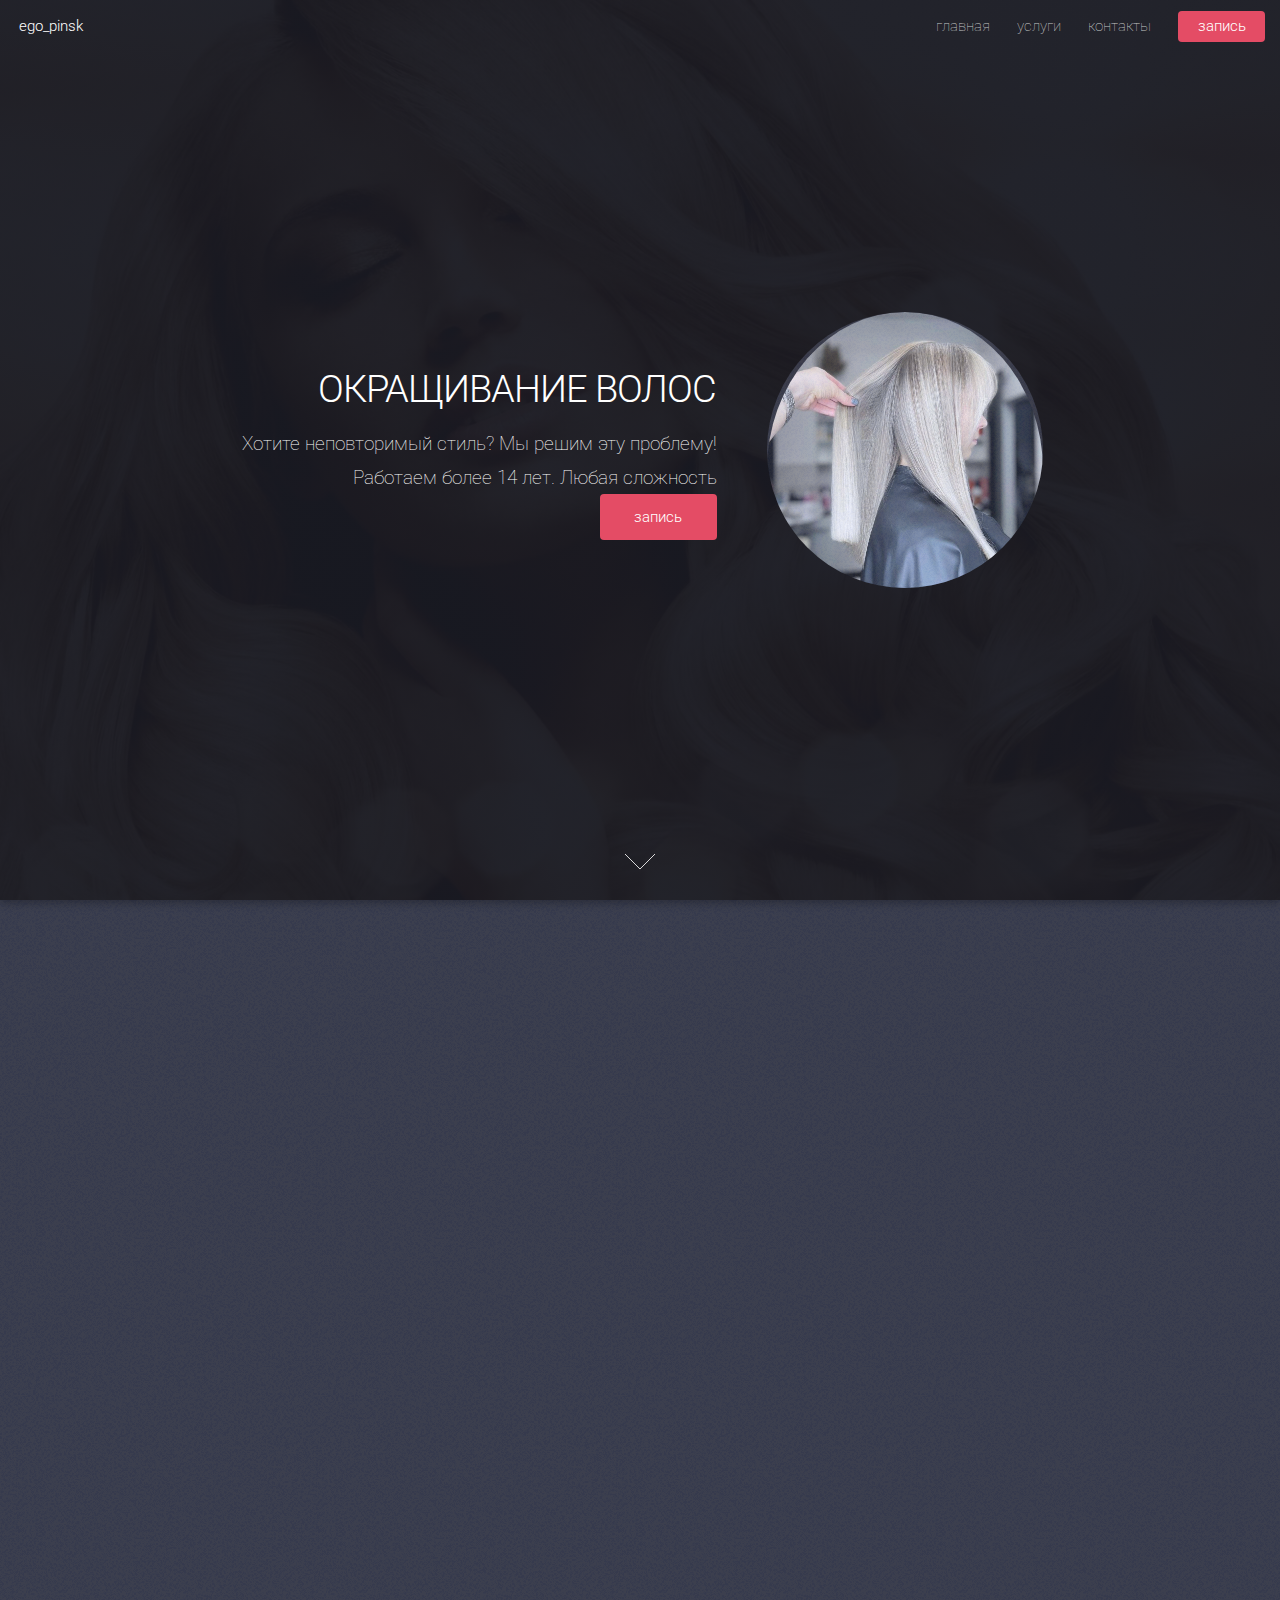
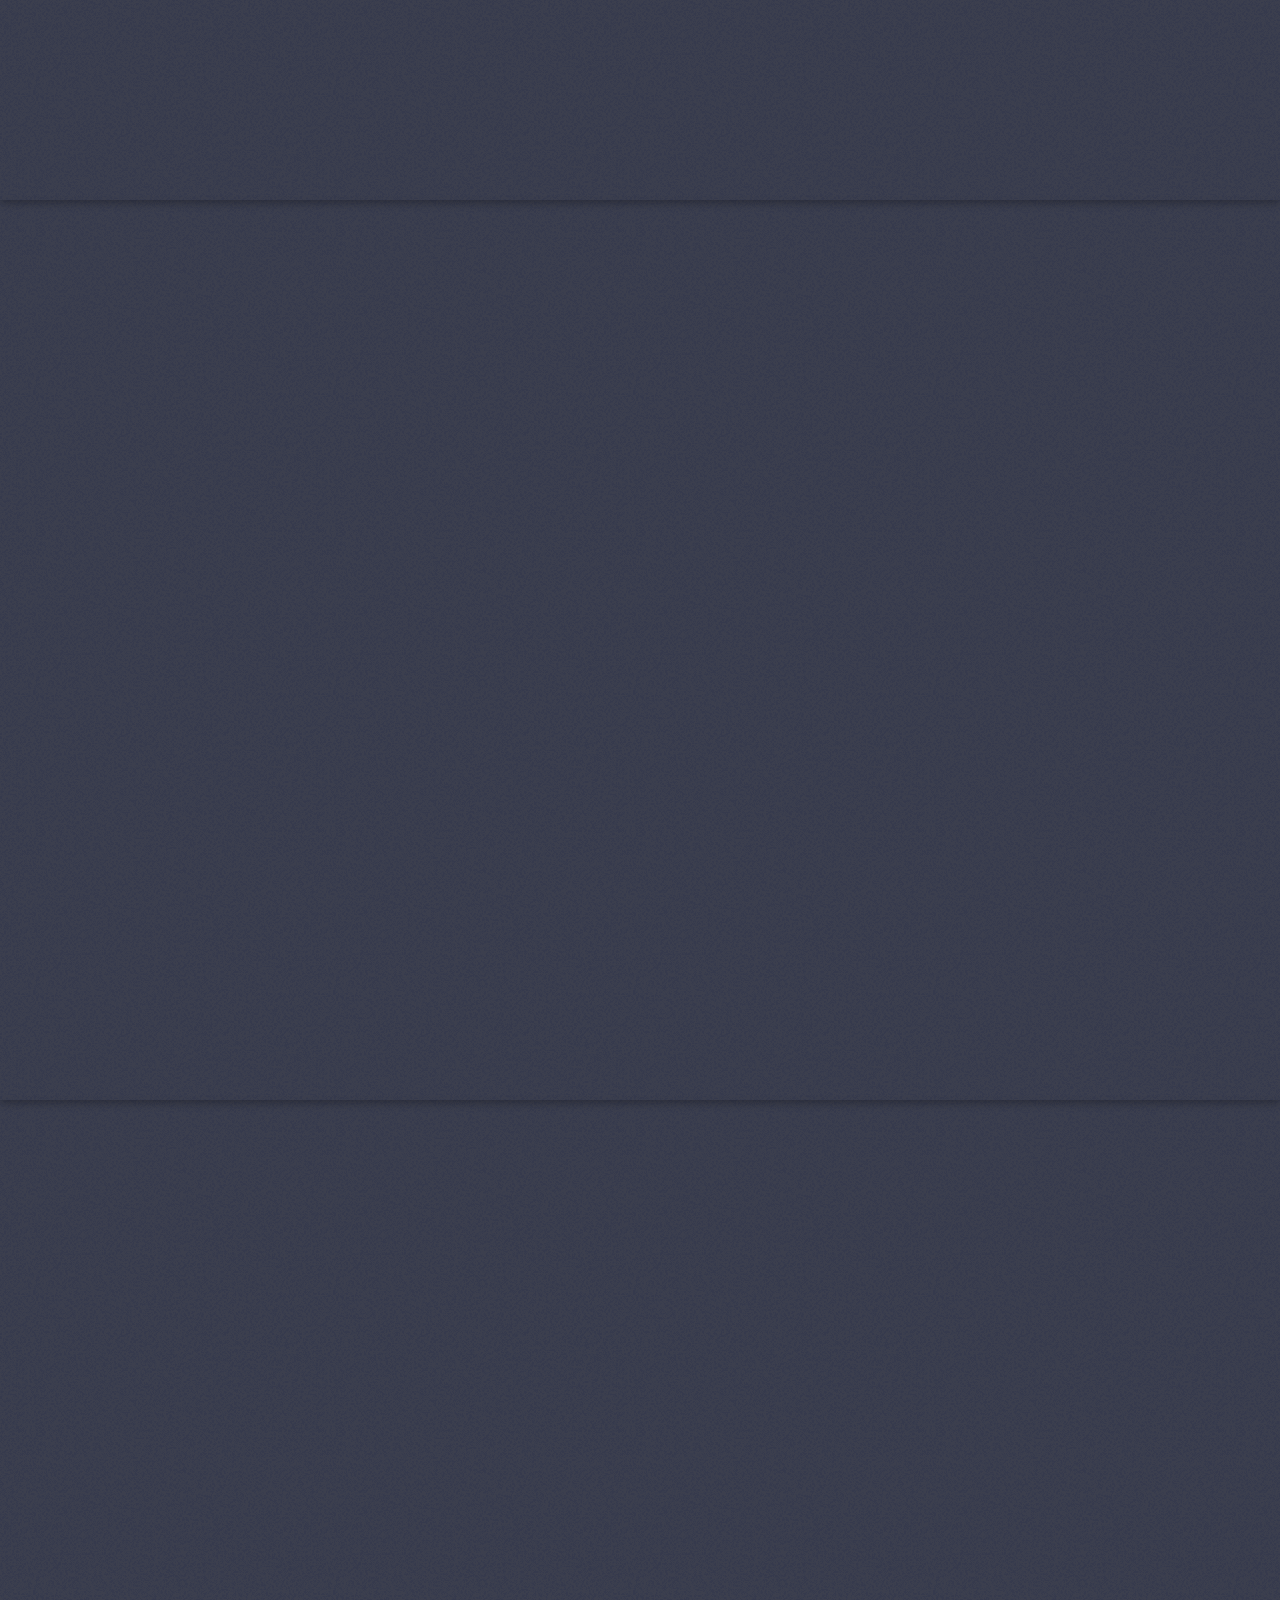
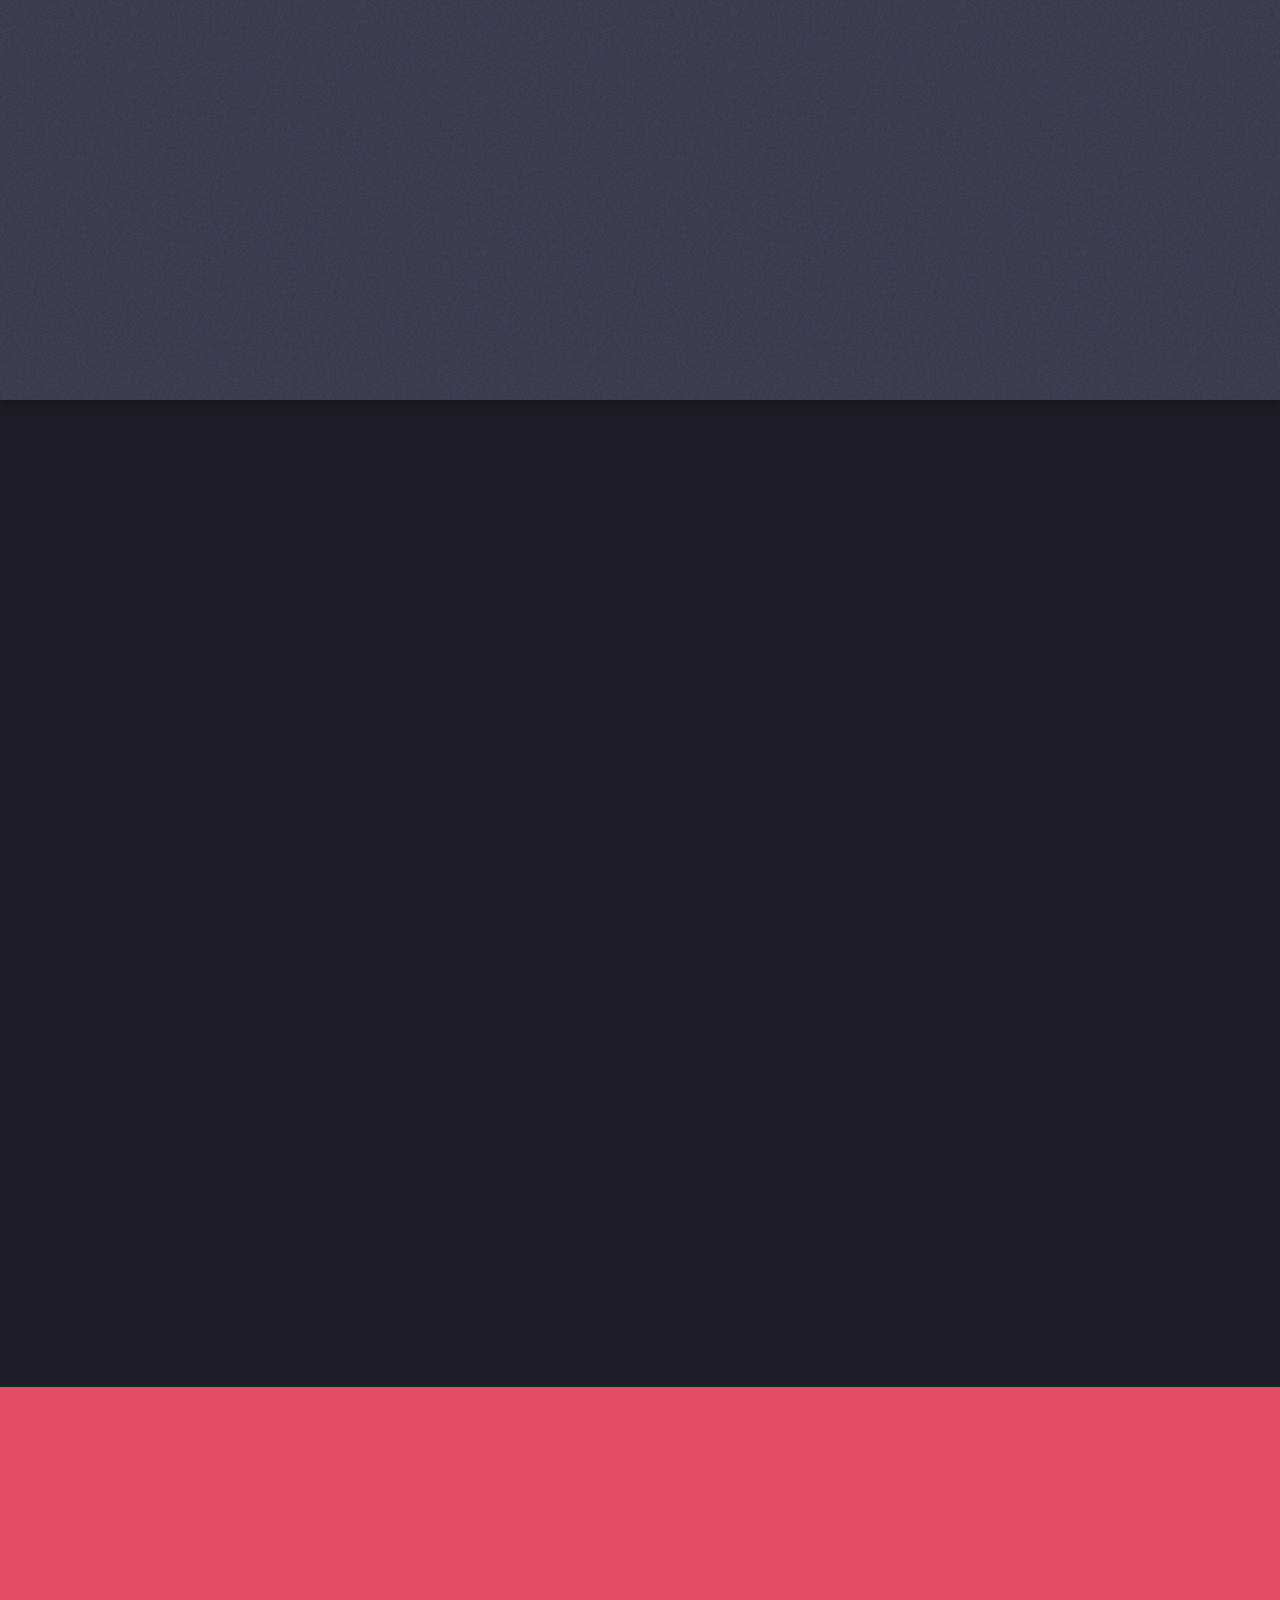
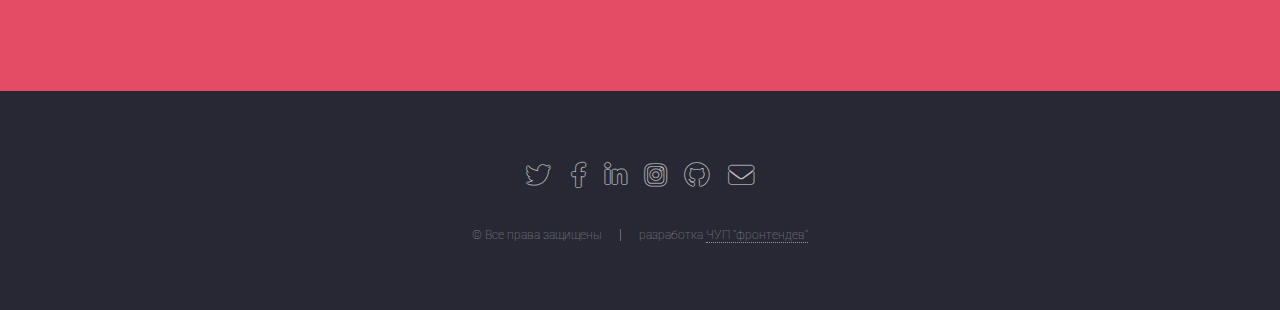
<file: index.html>
<!DOCTYPE HTML>
<!--
	Landed by HTML5 UP
	html5up.net | @ajlkn
	Free for personal and commercial use under the CCA 3.0 license (html5up.net/license)
-->
<html>
	<head>
		<title>Landed by HTML5 UP</title>
		<meta charset="utf-8" />
		<meta name="viewport" content="width=device-width, initial-scale=1, user-scalable=no" />
		<link rel="stylesheet" href="assets/css/main.css" />
		<noscript><link rel="stylesheet" href="assets/css/noscript.css" /></noscript>
	</head>
	<body class="is-preload landing">
		<div id="page-wrapper">

			<!-- Header -->
				<header id="header">
					<h1 id="logo"><a href="index.html">ego_pinsk</a></h1>
					<nav id="nav">
						<ul>
							<li><a href="index.html">главная</a></li>
							<li>
								<a href="#">услуги</a>
								<ul>
									<li><a href="left-sidebar.html">брови</a></li>
									<li><a href="right-sidebar.html">маникюр</a></li>
									<li><a href="no-sidebar.html">мужские стрижки</a></li>
									<li>
										<a href="#">наращивание волос</a>
										<ul>
											<li><a href="#">наращивание</a></li>
											<li><a href="#">окраска</a></li>
											<li><a href="#">стрижка</a></li>
											<li><a href="#">мелирование</a></li>
										</ul>
									</li>
								</ul>
							</li>
							<li><a href="elements.html">контакты</a></li>
							<li><a href="#" class="button primary">запись</a></li>
						</ul>
					</nav>
				</header>

			<!-- Banner -->
				<section id="banner">
					<div class="content">
						<header>
							<h2>ОКРАЩИВАНИЕ ВОЛОС</h2>
							<p>Хотите неповторимый стиль? Мы решим эту проблему!<br />
								Работаем более 14 лет. Любая сложность</p>
								<a href="#" class="button primary">запись</a>
						</header>
						<span class="image"><img src="images/main__1.jpg" alt="" /></span>
					</div>
					<a href="#one" class="goto-next scrolly">Next</a>
				</section>

			<!-- One -->
				<section id="one" class="spotlight style1 bottom">
					<span class="image fit main"><img src="images/main__2.jpg" alt="" /></span>
					<div class="content">
						<div class="container">
							<div class="row">
								<div class="col-4 col-12-medium">
									<header>
										<h2>Студия ego_pinsk</h2>
										<p>Окращивание волос, мужские стрижки, маникюр и многое другое!
											
											</p>
									</header>
								</div>
								<div class="col-4 col-12-medium">
									<p>Окращивание натуральных волос — это быстрый и эффективный способ найти свой собственный неповторимый образ!</p>
									<p>Мы предлагаем окрасить волосы, полностью гарантируя безопасность для Ваших волос и подтверждаем качество технологий.</p>
								</div>
								<div class="col-4 col-12-medium">
									<p>Самое важное при этом — Ваши натуральные волосы не подвергаются дополнительной обработке.</p>
								</div>
							</div>
						</div>
					</div>
					<a href="#two" class="goto-next scrolly">Next</a>
				</section>

			<!-- Two -->
				<section id="two" class="spotlight style2 right">
					<span class="image fit main"><img src="images/main__4.jpg" alt="" /></span>
					<div class="content">
						<header>
							<h2>Колористика/окращивание</h2>
							<p>Топ-мастера колористы в студии красоты ego_pinsk, сделают для вас любое окрашивание волос в Пинске по приемлемым ценам</p>
						</header>
						<p>Мы сделаем для вас сложное окрашивание: омбре, балаяж, шатуш, аиртач, мелирование, брондирование, обесцвечивание и тонирование.</p>
						<ul class="actions">
							<li><a href="#" class="button">записаться</a></li>
						</ul>
					</div>
					<a href="#three" class="goto-next scrolly">Next</a>
				</section>

			<!-- Three -->
				<section id="three" class="spotlight style3 left">
					<span class="image fit main bottom"><img src="images/main__6.jpg" alt="" /></span>
					<div class="content">
						<header>
							<h2>Прическа/укладка</h2>
							<p>Так уж устроены женщины, что им все время хочется перемен. И самый простой способ – это делать новую прическу. </p>
						</header>
						<p>Приходите к нам в студия за качественной прической!</p>
						<ul class="actions">
							<li><a href="#" class="button">записаться</a></li>
						</ul>
					</div>
					<a href="#four" class="goto-next scrolly">Next</a>
				</section>

			<!-- Four -->
				<section id="four" class="wrapper style1 special fade-up">
					<div class="container">
						<header class="major">
							<h2>Почему выбирают именно нас?</h2>
							<p>наши главные преимущества</p>
						</header>
						<div class="box alt">
							<div class="row gtr-uniform">
								<section class="col-4 col-6-medium col-12-xsmall">
									<span class="icon solid alt major fa-chart-area"></span>
									<h3>Профессиональные материалы</h3>
									<p>Описание</p>
								</section>
								<section class="col-4 col-6-medium col-12-xsmall">
									<span class="icon solid alt major fa-comment"></span>
									<h3>Бесплатная консультация</h3>
									<p>Описание</p>
								</section>
								<section class="col-4 col-6-medium col-12-xsmall">
									<span class="icon solid alt major fa-flask"></span>
									<h3>Подбор домашнего ухода для сохранения цвета</h3>
									<p>Описание</p>
								</section>
								<section class="col-4 col-6-medium col-12-xsmall">
									<span class="icon solid alt major fa-paper-plane"></span>
									<h3>Берёмся даже за самые сложные случаи (хна/кератин/выход из чёрного/очень длинные и густые)</h3>
									<p>Описание</p>
								</section>
								<section class="col-4 col-6-medium col-12-xsmall">
									<span class="icon solid alt major fa-file"></span>
									<h3>Скидки постоянным клиентам</h3>
									<p>Описание</p>
								</section>
								<section class="col-4 col-6-medium col-12-xsmall">
									<span class="icon solid alt major fa-lock"></span>
									<h3>Используем защиту и витаминные комплексы при окрашивании</h3>
									<p>Описание</p>
								</section>
							</div>
						</div>
						<footer class="major">
							<ul class="actions special">
								<li><a href="#" class="button">записаться</a></li>
							</ul>
						</footer>
					</div>
				</section>

			<!-- Five -->
				<section id="five" class="wrapper style2 special fade">
					<div class="container">
						<header>
							<h2>Остались вопросы?</h2>
							<p>Оставьте заявку и мы свяжемся с вами в течение 15-ти минут!</p>
						</header>
						<form method="post" action="#" class="cta">
							<div class="row gtr-uniform gtr-50">
								<div class="col-8 col-12-xsmall"><input type="email" name="email" id="email" placeholder="ваш телефон" /></div>
								<div class="col-4 col-12-xsmall"><input type="submit" value="отправить" class="fit primary" /></div>
							</div>
						</form>
					</div>
				</section>

			<!-- Footer -->
				<footer id="footer">
					<ul class="icons">
						<li><a href="#" class="icon brands alt fa-twitter"><span class="label">Twitter</span></a></li>
						<li><a href="#" class="icon brands alt fa-facebook-f"><span class="label">Facebook</span></a></li>
						<li><a href="#" class="icon brands alt fa-linkedin-in"><span class="label">LinkedIn</span></a></li>
						<li><a href="#" class="icon brands alt fa-instagram"><span class="label">Instagram</span></a></li>
						<li><a href="#" class="icon brands alt fa-github"><span class="label">GitHub</span></a></li>
						<li><a href="#" class="icon solid alt fa-envelope"><span class="label">Email</span></a></li>
					</ul>
					<ul class="copyright">
						<li>&copy; Все права защищены</li><li>разработка <a href="">ЧУП "фронтендев"</a></li>
					</ul>
				</footer>

		</div>

		<!-- Scripts -->
			<script src="assets/js/jquery.min.js"></script>
			<script src="assets/js/jquery.scrolly.min.js"></script>
			<script src="assets/js/jquery.dropotron.min.js"></script>
			<script src="assets/js/jquery.scrollex.min.js"></script>
			<script src="assets/js/browser.min.js"></script>
			<script src="assets/js/breakpoints.min.js"></script>
			<script src="assets/js/util.js"></script>
			<script src="assets/js/main.js"></script>

	</body>
</html>
</file>
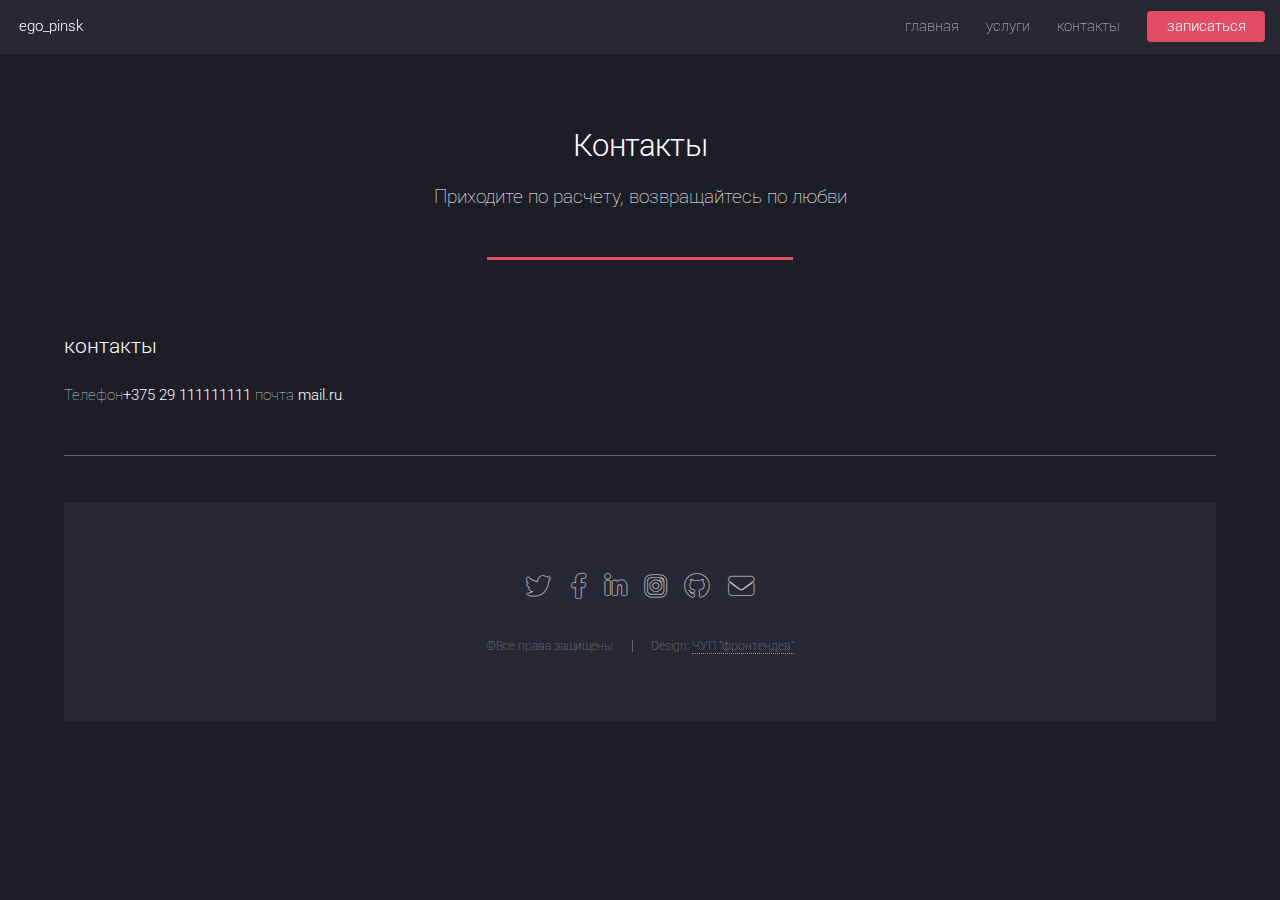
<file: elements.html>
<!DOCTYPE HTML>
<!--
	Landed by HTML5 UP
	html5up.net | @ajlkn
	Free for personal and commercial use under the CCA 3.0 license (html5up.net/license)
-->
<html>
	<head>
		<title>Elements</title>
		<meta charset="utf-8" />
		<meta name="viewport" content="width=device-width, initial-scale=1, user-scalable=no" />
		<link rel="stylesheet" href="assets/css/main.css" />
		<noscript><link rel="stylesheet" href="assets/css/noscript.css" /></noscript>
	</head>
	<body class="is-preload">
		<div id="page-wrapper">

			<!-- Header -->
				<header id="header">
					<h1 id="logo"><a href="index.html">ego_pinsk</a></h1>
					<nav id="nav">
						<ul>
							<li><a href="index.html">главная</a></li>
							<li>
								<a href="#">услуги</a>
								<ul>
									<li><a href="left-sidebar.html">брови</a></li>
									<li><a href="right-sidebar.html">маникюр</a></li>
									<li><a href="no-sidebar.html">мужские стрижки</a></li>
									<li>
										<a href="#">наращивание волос</a>
										<ul>
											<li><a href="#">наращивание</a></li>
											<li><a href="#">окраска</a></li>
											<li><a href="#">стрижка</a></li>
											<li><a href="#">мелирование</a></li>
										</ul>
									</li>
								</ul>
							</li>
							<li><a href="elements.html">контакты</a></li>
							<li><a href="#" class="button primary">записаться</a></li>
						</ul>
					</nav>
				</header>

			<!-- Main -->
				<div id="main" class="wrapper style1">
					<div class="container">
						<header class="major">
							<h2>Контакты</h2>
							<p>Приходите по расчету, возвращайтесь по любви</p>
						</header>

						<!-- Text -->
							<section>
								<h3>контакты</h3>
								<p>Телефон<b>+375 29 111111111</b> почта <strong>mail.ru</strong>.</p>

								<hr />

								<!-- <header>
									<h3>Heading with a Subtitle</h3>
									<p>Lorem ipsum dolor sit amet nullam id egestas urna aliquam</p>
								</header>
								<p>Nunc lacinia ante nunc ac lobortis. Interdum adipiscing gravida odio porttitor sem non mi integer non faucibus ornare mi ut ante amet placerat aliquet. Volutpat eu sed ante lacinia sapien lorem accumsan varius montes viverra nibh in adipiscing blandit tempus accumsan.</p>
								<header>
									<h4>Heading with a Subtitle</h4>
									<p>Lorem ipsum dolor sit amet nullam id egestas urna aliquam</p>
								</header>
								<p>Nunc lacinia ante nunc ac lobortis. Interdum adipiscing gravida odio porttitor sem non mi integer non faucibus ornare mi ut ante amet placerat aliquet. Volutpat eu sed ante lacinia sapien lorem accumsan varius montes viverra nibh in adipiscing blandit tempus accumsan.</p>

								<hr />

								<h2>Heading Level 2</h2>
								<h3>Heading Level 3</h3>
								<h4>Heading Level 4</h4>
								<h5>Heading Level 5</h5>
								<h6>Heading Level 6</h6>

								<hr />

								<h4>Blockquote</h4>
								<blockquote>Fringilla nisl. Donec accumsan interdum nisi, quis tincidunt felis sagittis eget tempus euismod. Vestibulum ante ipsum primis in faucibus vestibulum. Blandit adipiscing eu felis iaculis volutpat ac adipiscing accumsan faucibus. Vestibulum ante ipsum primis in faucibus lorem ipsum dolor sit amet nullam adipiscing eu felis.</blockquote>

								<h4>Preformatted</h4>
								<pre><code>i = 0;

	while (!deck.isInOrder()) {
	    print 'Iteration ' + i;
	    deck.shuffle();
	    i++;
	}

	print 'It took ' + i + ' iterations to sort the deck.';
	</code></pre>
							</section>

				
							<section>
								<h3>Lists</h3>
								<div class="row">
									<div class="col-6 col-12-xsmall">

										<h4>Unordered</h4>
										<ul>
											<li>Dolor pulvinar etiam magna etiam.</li>
											<li>Sagittis adipiscing lorem eleifend.</li>
											<li>Felis enim feugiat dolore viverra.</li>
										</ul>

										<h4>Alternate</h4>
										<ul class="alt">
											<li>Dolor pulvinar etiam magna etiam.</li>
											<li>Sagittis adipiscing lorem eleifend.</li>
											<li>Felis enim feugiat dolore viverra.</li>
											<li>Lobortis adipiscing condimentum lorem.</li>
											<li>Integer eleifend erat sed accumsan.</li>
										</ul>

									</div>
									<div class="col-6 col-12-xsmall">

										<h4>Ordered</h4>
										<ol>
											<li>Dolor pulvinar etiam magna etiam.</li>
											<li>Etiam vel felis at lorem sed viverra.</li>
											<li>Felis enim feugiat dolore viverra.</li>
											<li>Dolor pulvinar etiam magna etiam.</li>
											<li>Etiam vel felis at lorem sed viverra.</li>
											<li>Felis enim feugiat dolore viverra.</li>
										</ol>

										<h4>Icons</h4>
										<ul class="icons">
											<li><a href="#" class="icon brands fa-twitter"><span class="label">Twitter</span></a></li>
											<li><a href="#" class="icon brands fa-facebook-f"><span class="label">Facebook</span></a></li>
											<li><a href="#" class="icon brands fa-instagram"><span class="label">Instagram</span></a></li>
											<li><a href="#" class="icon brands fa-github"><span class="label">Github</span></a></li>
											<li><a href="#" class="icon brands fa-dribbble"><span class="label">Dribbble</span></a></li>
											<li><a href="#" class="icon brands fa-tumblr"><span class="label">Tumblr</span></a></li>
										</ul>
										<ul class="icons">
											<li><a href="#" class="icon brands alt fa-twitter"><span class="label">Twitter</span></a></li>
											<li><a href="#" class="icon brands alt fa-facebook-f"><span class="label">Facebook</span></a></li>
											<li><a href="#" class="icon brands alt fa-instagram"><span class="label">Instagram</span></a></li>
											<li><a href="#" class="icon brands alt fa-github"><span class="label">Github</span></a></li>
											<li><a href="#" class="icon brands alt fa-dribbble"><span class="label">Dribbble</span></a></li>
											<li><a href="#" class="icon brands alt fa-tumblr"><span class="label">Tumblr</span></a></li>
										</ul>

									</div>
								</div>

								<h4>Actions</h4>
								<ul class="actions">
									<li><a href="#" class="button primary">Default</a></li>
									<li><a href="#" class="button">Default</a></li>
								</ul>
								<ul class="actions small">
									<li><a href="#" class="button primary small">Small</a></li>
									<li><a href="#" class="button small">Small</a></li>
								</ul>
								<div class="row">
									<div class="col-3 col-6-medium col-12-xsmall">
										<ul class="actions stacked">
											<li><a href="#" class="button primary">Default</a></li>
											<li><a href="#" class="button">Default</a></li>
										</ul>
									</div>
									<div class="col-3 col-6-medium col-12-xsmall">
										<ul class="actions stacked">
											<li><a href="#" class="button primary small">Small</a></li>
											<li><a href="#" class="button small">Small</a></li>
										</ul>
									</div>
									<div class="col-3 col-6-medium col-12-xsmall">
										<ul class="actions stacked">
											<li><a href="#" class="button primary fit">Default</a></li>
											<li><a href="#" class="button fit">Default</a></li>
										</ul>
									</div>
									<div class="col-3 col-6-medium col-12-xsmall">
										<ul class="actions stacked">
											<li><a href="#" class="button primary small fit">Small</a></li>
											<li><a href="#" class="button small fit">Small</a></li>
										</ul>
									</div>
								</div>
							</section>

					
							<section>
								<h3>Table</h3>
								<h4>Default</h4>
								<div class="table-wrapper">
									<table>
										<thead>
											<tr>
												<th>Name</th>
												<th>Description</th>
												<th>Price</th>
											</tr>
										</thead>
										<tbody>
											<tr>
												<td>Item 1</td>
												<td>Ante turpis integer aliquet porttitor.</td>
												<td>29.99</td>
											</tr>
											<tr>
												<td>Item 2</td>
												<td>Vis ac commodo adipiscing arcu aliquet.</td>
												<td>19.99</td>
											</tr>
											<tr>
												<td>Item 3</td>
												<td> Morbi faucibus arcu accumsan lorem.</td>
												<td>29.99</td>
											</tr>
											<tr>
												<td>Item 4</td>
												<td>Vitae integer tempus condimentum.</td>
												<td>19.99</td>
											</tr>
											<tr>
												<td>Item 5</td>
												<td>Ante turpis integer aliquet porttitor.</td>
												<td>29.99</td>
											</tr>
										</tbody>
										<tfoot>
											<tr>
												<td colspan="2"></td>
												<td>100.00</td>
											</tr>
										</tfoot>
									</table>
								</div>
								<h4>Alternate</h4>
								<div class="table-wrapper">
									<table class="alt">
										<thead>
											<tr>
												<th>Name</th>
												<th>Description</th>
												<th>Price</th>
											</tr>
										</thead>
										<tbody>
											<tr>
												<td>Item 1</td>
												<td>Ante turpis integer aliquet porttitor.</td>
												<td>29.99</td>
											</tr>
											<tr>
												<td>Item 2</td>
												<td>Vis ac commodo adipiscing arcu aliquet.</td>
												<td>19.99</td>
											</tr>
											<tr>
												<td>Item 3</td>
												<td> Morbi faucibus arcu accumsan lorem.</td>
												<td>29.99</td>
											</tr>
											<tr>
												<td>Item 4</td>
												<td>Vitae integer tempus condimentum.</td>
												<td>19.99</td>
											</tr>
											<tr>
												<td>Item 5</td>
												<td>Ante turpis integer aliquet porttitor.</td>
												<td>29.99</td>
											</tr>
										</tbody>
										<tfoot>
											<tr>
												<td colspan="2"></td>
												<td>100.00</td>
											</tr>
										</tfoot>
									</table>
								</div>
							</section>

				
							<section>
								<h3>Buttons</h3>
								<ul class="actions">
									<li><a href="#" class="button primary">Primary</a></li>
									<li><a href="#" class="button">Default</a></li>
								</ul>
								<ul class="actions">
									<li><a href="#" class="button primary large">Large</a></li>
									<li><a href="#" class="button">Default</a></li>
									<li><a href="#" class="button small">Default</a></li>
								</ul>
								<div class="row">
									<div class="col-6 col-12-xsmall">
										<ul class="actions fit">
											<li><a href="#" class="button primary fit">Fit</a></li>
											<li><a href="#" class="button fit">Fit</a></li>
										</ul>
									</div>
									<div class="col-6 col-12-xsmall">
										<ul class="actions fit small">
											<li><a href="#" class="button primary fit small">Fit + Small</a></li>
											<li><a href="#" class="button fit small">Fit + Small</a></li>
										</ul>
									</div>
								</div>
								<ul class="actions">
									<li><a href="#" class="button primary icon solid fa-download">Icon</a></li>
									<li><a href="#" class="button icon solid fa-download">Icon</a></li>
								</ul>
								<ul class="actions">
									<li><span class="button primary disabled">Primary</span></li>
									<li><span class="button disabled">Default</span></li>
								</ul>
							</section>

					
							<section>
								<h3>Form</h3>
								<form method="post" action="#">
									<div class="row gtr-uniform gtr-50">
										<div class="col-6 col-12-xsmall">
											<input type="text" name="name" id="name" value="" placeholder="Name" />
										</div>
										<div class="col-6 col-12-xsmall">
											<input type="email" name="email" id="email" value="" placeholder="Email" />
										</div>
										<div class="col-12">
											<select name="category" id="category">
												<option value="">- Category -</option>
												<option value="1">Manufacturing</option>
												<option value="1">Shipping</option>
												<option value="1">Administration</option>
												<option value="1">Human Resources</option>
											</select>
										</div>
										<div class="col-4 col-12-medium">
											<input type="radio" id="priority-low" name="priority" checked>
											<label for="priority-low">Low Priority</label>
										</div>
										<div class="col-4 col-12-medium">
											<input type="radio" id="priority-normal" name="priority">
											<label for="priority-normal">Normal Priority</label>
										</div>
										<div class="col-4 col-12-medium">
											<input type="radio" id="priority-high" name="priority">
											<label for="priority-high">High Priority</label>
										</div>
										<div class="col-6 col-12-medium">
											<input type="checkbox" id="copy" name="copy">
											<label for="copy">Email me a copy of this message</label>
										</div>
										<div class="col-6 col-12-medium">
											<input type="checkbox" id="human" name="human" checked>
											<label for="human">I am a human and not a robot</label>
										</div>
										<div class="col-12">
											<textarea name="message" id="message" placeholder="Enter your message" rows="6"></textarea>
										</div>
										<div class="col-12">
											<ul class="actions">
												<li><input type="submit" value="Send Message" class="primary" /></li>
												<li><input type="reset" value="Reset" /></li>
											</ul>
										</div>
									</div>
								</form>
							</section>

							<section>
								<h3>Image</h3>
								<h4>Fit</h4>
								<div class="box alt">
									<div class="row gtr-50 gtr-uniform">
										<div class="col-12"><span class="image fit"><img src="images/pic07.jpg" alt="" /></span></div>
										<div class="col-4 col-6-xsmall"><span class="image fit"><img src="images/pic02.jpg" alt="" /></span></div>
										<div class="col-4 col-6-xsmall"><span class="image fit"><img src="images/pic03.jpg" alt="" /></span></div>
										<div class="col-4 col-6-xsmall"><span class="image fit"><img src="images/pic04.jpg" alt="" /></span></div>
										<div class="col-4 col-6-xsmall"><span class="image fit"><img src="images/pic04.jpg" alt="" /></span></div>
										<div class="col-4 col-6-xsmall"><span class="image fit"><img src="images/pic02.jpg" alt="" /></span></div>
										<div class="col-4 col-6-xsmall"><span class="image fit"><img src="images/pic03.jpg" alt="" /></span></div>
										<div class="col-4 col-6-xsmall"><span class="image fit"><img src="images/pic03.jpg" alt="" /></span></div>
										<div class="col-4 col-6-xsmall"><span class="image fit"><img src="images/pic04.jpg" alt="" /></span></div>
										<div class="col-4 col-6-xsmall"><span class="image fit"><img src="images/pic02.jpg" alt="" /></span></div>
										<div class="col-4 col-6-xsmall"><span class="image fit"><img src="images/pic02.jpg" alt="" /></span></div>
										<div class="col-4 col-6-xsmall"><span class="image fit"><img src="images/pic03.jpg" alt="" /></span></div>
										<div class="col-4 col-6-xsmall"><span class="image fit"><img src="images/pic04.jpg" alt="" /></span></div>
									</div>
								</div>

								<h4>Left &amp; Right</h4>
								<p><span class="image left"><img src="images/pic08.jpg" alt="" /></span>Fringilla nisl. Donec accumsan interdum nisi, quis tincidunt felis sagittis eget. tempus euismod. Vestibulum ante ipsum primis in faucibus vestibulum. Blandit adipiscing eu felis iaculis volutpat ac adipiscing accumsan eu faucibus. Integer ac pellentesque praesent tincidunt felis sagittis eget. tempus euismod. Vestibulum ante ipsum primis in faucibus vestibulum. Blandit adipiscing eu felis iaculis volutpat ac adipiscing accumsan eu faucibus. Integer ac pellentesque praesent. Donec accumsan interdum nisi, quis tincidunt felis sagittis eget. tempus euismod. Vestibulum ante ipsum primis in faucibus vestibulum. Blandit adipiscing eu felis iaculis volutpat ac adipiscing accumsan eu faucibus. Integer ac pellentesque praesent tincidunt felis sagittis eget. tempus euismod. Vestibulum ante ipsum primis in faucibus vestibulum. Blandit adipiscing eu felis iaculis volutpat ac adipiscing accumsan eu faucibus. Integer ac pellentesque praesent. Cras aliquet accumsan curae accumsan arcu amet egestas placerat odio morbi mi adipiscing col morbi felis faucibus in gravida sollicitudin interdum commodo. Ante aliquam vis iaculis accumsan lorem ipsum dolor sit amet nullam. Cras aliquet accumsan curae accumsan arcu amet egestas placerat odio morbi mi adipiscing col morbi felis faucibus in gravida sollicitudin interdum commodo. Ante aliquam vis iaculis accumsan lorem ipsum dolor sit amet nullam.</p>
								<p><span class="image right"><img src="images/pic08.jpg" alt="" /></span>Fringilla nisl. Donec accumsan interdum nisi, quis tincidunt felis sagittis eget. tempus euismod. Vestibulum ante ipsum primis in faucibus vestibulum. Blandit adipiscing eu felis iaculis volutpat ac adipiscing accumsan eu faucibus. Integer ac pellentesque praesent tincidunt felis sagittis eget. tempus euismod. Vestibulum ante ipsum primis in faucibus vestibulum. Blandit adipiscing eu felis iaculis volutpat ac adipiscing accumsan eu faucibus. Integer ac pellentesque praesent. Donec accumsan interdum nisi, quis tincidunt felis sagittis eget. tempus euismod. Vestibulum ante ipsum primis in faucibus vestibulum. Blandit adipiscing eu felis iaculis volutpat ac adipiscing accumsan eu faucibus. Integer ac pellentesque praesent tincidunt felis sagittis eget. tempus euismod. Vestibulum ante ipsum primis in faucibus vestibulum. Blandit adipiscing eu felis iaculis volutpat ac adipiscing accumsan eu faucibus. Integer ac pellentesque praesent. Cras aliquet accumsan curae accumsan arcu amet egestas placerat odio morbi mi adipiscing col morbi felis faucibus in gravida sollicitudin interdum commodo. Ante aliquam vis iaculis accumsan lorem ipsum dolor sit amet nullam. Cras aliquet accumsan curae accumsan arcu amet egestas placerat odio morbi mi adipiscing col morbi felis faucibus in gravida sollicitudin interdum commodo. Ante aliquam vis iaculis accumsan lorem ipsum dolor sit amet nullam.</p>
							</section>

					</div>
				</div> -->

		
				<footer id="footer">
					<ul class="icons">
						<li><a href="#" class="icon brands alt fa-twitter"><span class="label">Twitter</span></a></li>
						<li><a href="#" class="icon brands alt fa-facebook-f"><span class="label">Facebook</span></a></li>
						<li><a href="#" class="icon brands alt fa-linkedin-in"><span class="label">LinkedIn</span></a></li>
						<li><a href="#" class="icon brands alt fa-instagram"><span class="label">Instagram</span></a></li>
						<li><a href="#" class="icon brands alt fa-github"><span class="label">GitHub</span></a></li>
						<li><a href="#" class="icon solid alt fa-envelope"><span class="label">Email</span></a></li>
					</ul>
					<ul class="copyright">
						<li>&copy;Все права защищены</li><li>Design: <a href="">ЧУП "фронтендев"</a></li>
					</ul>
				</footer>

		</div>

		<!-- Scripts -->
			<script src="assets/js/jquery.min.js"></script>
			<script src="assets/js/jquery.scrolly.min.js"></script>
			<script src="assets/js/jquery.dropotron.min.js"></script>
			<script src="assets/js/jquery.scrollex.min.js"></script>
			<script src="assets/js/browser.min.js"></script>
			<script src="assets/js/breakpoints.min.js"></script>
			<script src="assets/js/util.js"></script>
			<script src="assets/js/main.js"></script>

	</body>
</html>
</file>
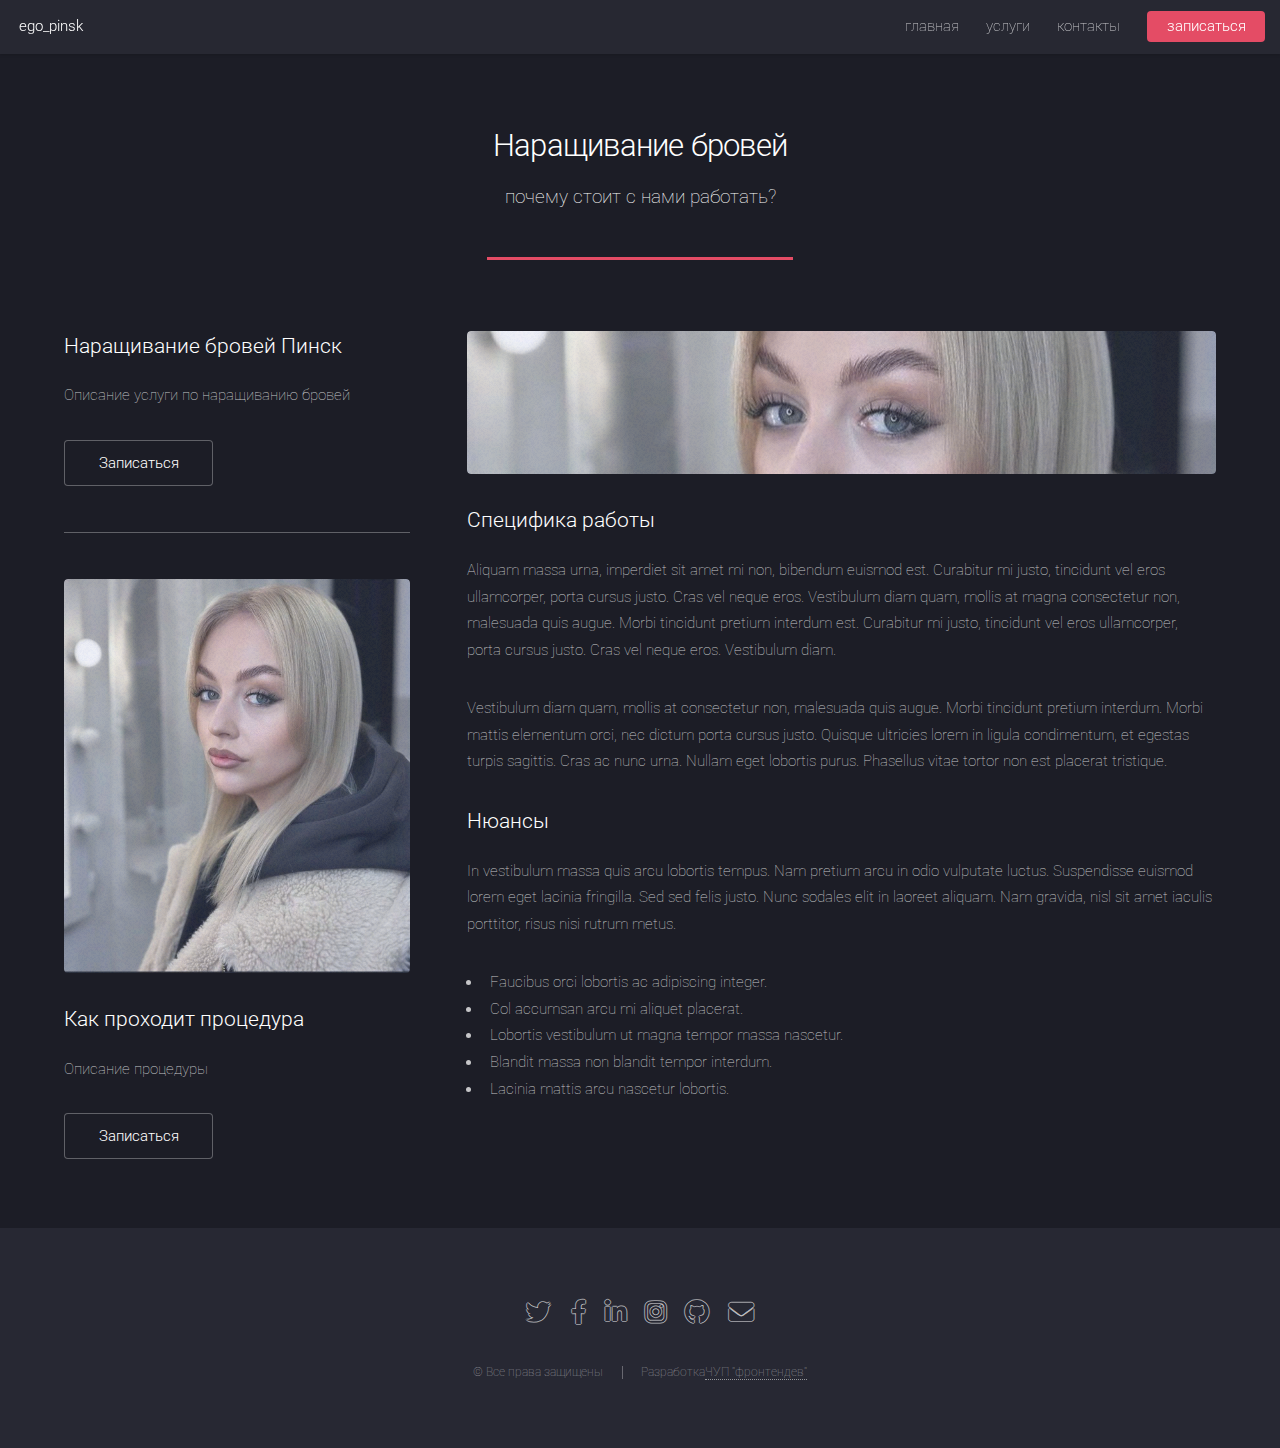
<file: left-sidebar.html>
<!DOCTYPE HTML>
<!--
	Landed by HTML5 UP
	html5up.net | @ajlkn
	Free for personal and commercial use under the CCA 3.0 license (html5up.net/license)
-->
<html>
	<head>
		<title>Наращивание бровей Пинск</title>
		<meta charset="utf-8" />
		<meta name="viewport" content="width=device-width, initial-scale=1, user-scalable=no" />
		<link rel="stylesheet" href="assets/css/main.css" />
		<noscript><link rel="stylesheet" href="assets/css/noscript.css" /></noscript>
	</head>
	<body class="is-preload">
		<div id="page-wrapper">

			<!-- Header -->
				<header id="header">
					<h1 id="logo"><a href="index.html">ego_pinsk</a></h1>
					<nav id="nav">
						<ul>
							<li><a href="index.html">главная</a></li>
							<li>
								<a href="#">услуги</a>
								<ul>
									<li><a href="left-sidebar.html">брови</a></li>
									<li><a href="right-sidebar.html">маникюр</a></li>
									<li><a href="no-sidebar.html">мужские стрижки</a></li>
									<li>
										<a href="#">наращивание волос</a>
										<ul>
											<li><a href="#">наращивание</a></li>
											<li><a href="#">окраска</a></li>
											<li><a href="#">стрижка</a></li>
											<li><a href="#">мелирование</a></li>
										</ul>
									</li>
								</ul>
							</li>
							<li><a href="elements.html">контакты</a></li>
							<li><a href="#" class="button primary">записаться</a></li>
						</ul>
					</nav>
				</header>

			<!-- Main -->
				<div id="main" class="wrapper style1">
					<div class="container">
						<header class="major">
							<h2>Наращивание бровей</h2>
							<p>почему стоит с нами работать?</p>
						</header>
						<div class="row gtr-150">
							<div class="col-4 col-12-medium">

								<!-- Sidebar -->
									<section id="sidebar">
										<section>
											<h3>Наращивание бровей Пинск</h3>
											<p>Описание услуги по наращиванию бровей</p>
											<footer>
												<ul class="actions">
													<li><a href="#" class="button">Записаться</a></li>
												</ul>
											</footer>
										</section>
										<hr />
										<section>
											<a href="#" class="image fit"><img src="images/main__7.jpg" alt="" /></a>
											<h3>Как проходит процедура</h3>
											<p>Описание процедуры</p>
											<footer>
												<ul class="actions">
													<li><a href="#" class="button">Записаться</a></li>
												</ul>
											</footer>
										</section>
									</section>

							</div>
							<div class="col-8 col-12-medium imp-medium">

								<!-- Content -->
									<section id="content">
										<a href="#" class="image fit"><img src="images/main__8.jpg" alt="" /></a>
										<h3>Специфика работы</h3>
										<p>Aliquam massa urna, imperdiet sit amet mi non, bibendum euismod est. Curabitur mi justo, tincidunt vel eros ullamcorper, porta cursus justo. Cras vel neque eros. Vestibulum diam quam, mollis at magna consectetur non, malesuada quis augue. Morbi tincidunt pretium interdum est. Curabitur mi justo, tincidunt vel eros ullamcorper, porta cursus justo. Cras vel neque eros. Vestibulum diam.</p>
										<p>Vestibulum diam quam, mollis at consectetur non, malesuada quis augue. Morbi tincidunt pretium interdum. Morbi mattis elementum orci, nec dictum porta cursus justo. Quisque ultricies lorem in ligula condimentum, et egestas turpis sagittis. Cras ac nunc urna. Nullam eget lobortis purus. Phasellus vitae tortor non est placerat tristique.</p>
										<h3>Нюансы</h3>
										<p>In vestibulum massa quis arcu lobortis tempus. Nam pretium arcu in odio vulputate luctus. Suspendisse euismod lorem eget lacinia fringilla. Sed sed felis justo. Nunc sodales elit in laoreet aliquam. Nam gravida, nisl sit amet iaculis porttitor, risus nisi rutrum metus.</p>
										<ul>
											<li>Faucibus orci lobortis ac adipiscing integer.</li>
											<li>Col accumsan arcu mi aliquet placerat.</li>
											<li>Lobortis vestibulum ut magna tempor massa nascetur.</li>
											<li>Blandit massa non blandit tempor interdum.</li>
											<li>Lacinia mattis arcu nascetur lobortis.</li>
										</ul>
									</section>

							</div>
						</div>
					</div>
				</div>

			<!-- Footer -->
				<footer id="footer">
					<ul class="icons">
						<li><a href="#" class="icon brands alt fa-twitter"><span class="label">Twitter</span></a></li>
						<li><a href="#" class="icon brands alt fa-facebook-f"><span class="label">Facebook</span></a></li>
						<li><a href="#" class="icon brands alt fa-linkedin-in"><span class="label">LinkedIn</span></a></li>
						<li><a href="#" class="icon brands alt fa-instagram"><span class="label">Instagram</span></a></li>
						<li><a href="#" class="icon brands alt fa-github"><span class="label">GitHub</span></a></li>
						<li><a href="#" class="icon solid alt fa-envelope"><span class="label">Email</span></a></li>
					</ul>
					<ul class="copyright">
						<li>&copy; Все права защищены</li><li>Разработка<a href="">ЧУП "фронтендев"</a></li>
					</ul>
				</footer>

		</div>

		<!-- Scripts -->
			<script src="assets/js/jquery.min.js"></script>
			<script src="assets/js/jquery.scrolly.min.js"></script>
			<script src="assets/js/jquery.dropotron.min.js"></script>
			<script src="assets/js/jquery.scrollex.min.js"></script>
			<script src="assets/js/browser.min.js"></script>
			<script src="assets/js/breakpoints.min.js"></script>
			<script src="assets/js/util.js"></script>
			<script src="assets/js/main.js"></script>

	</body>
</html>
</file>
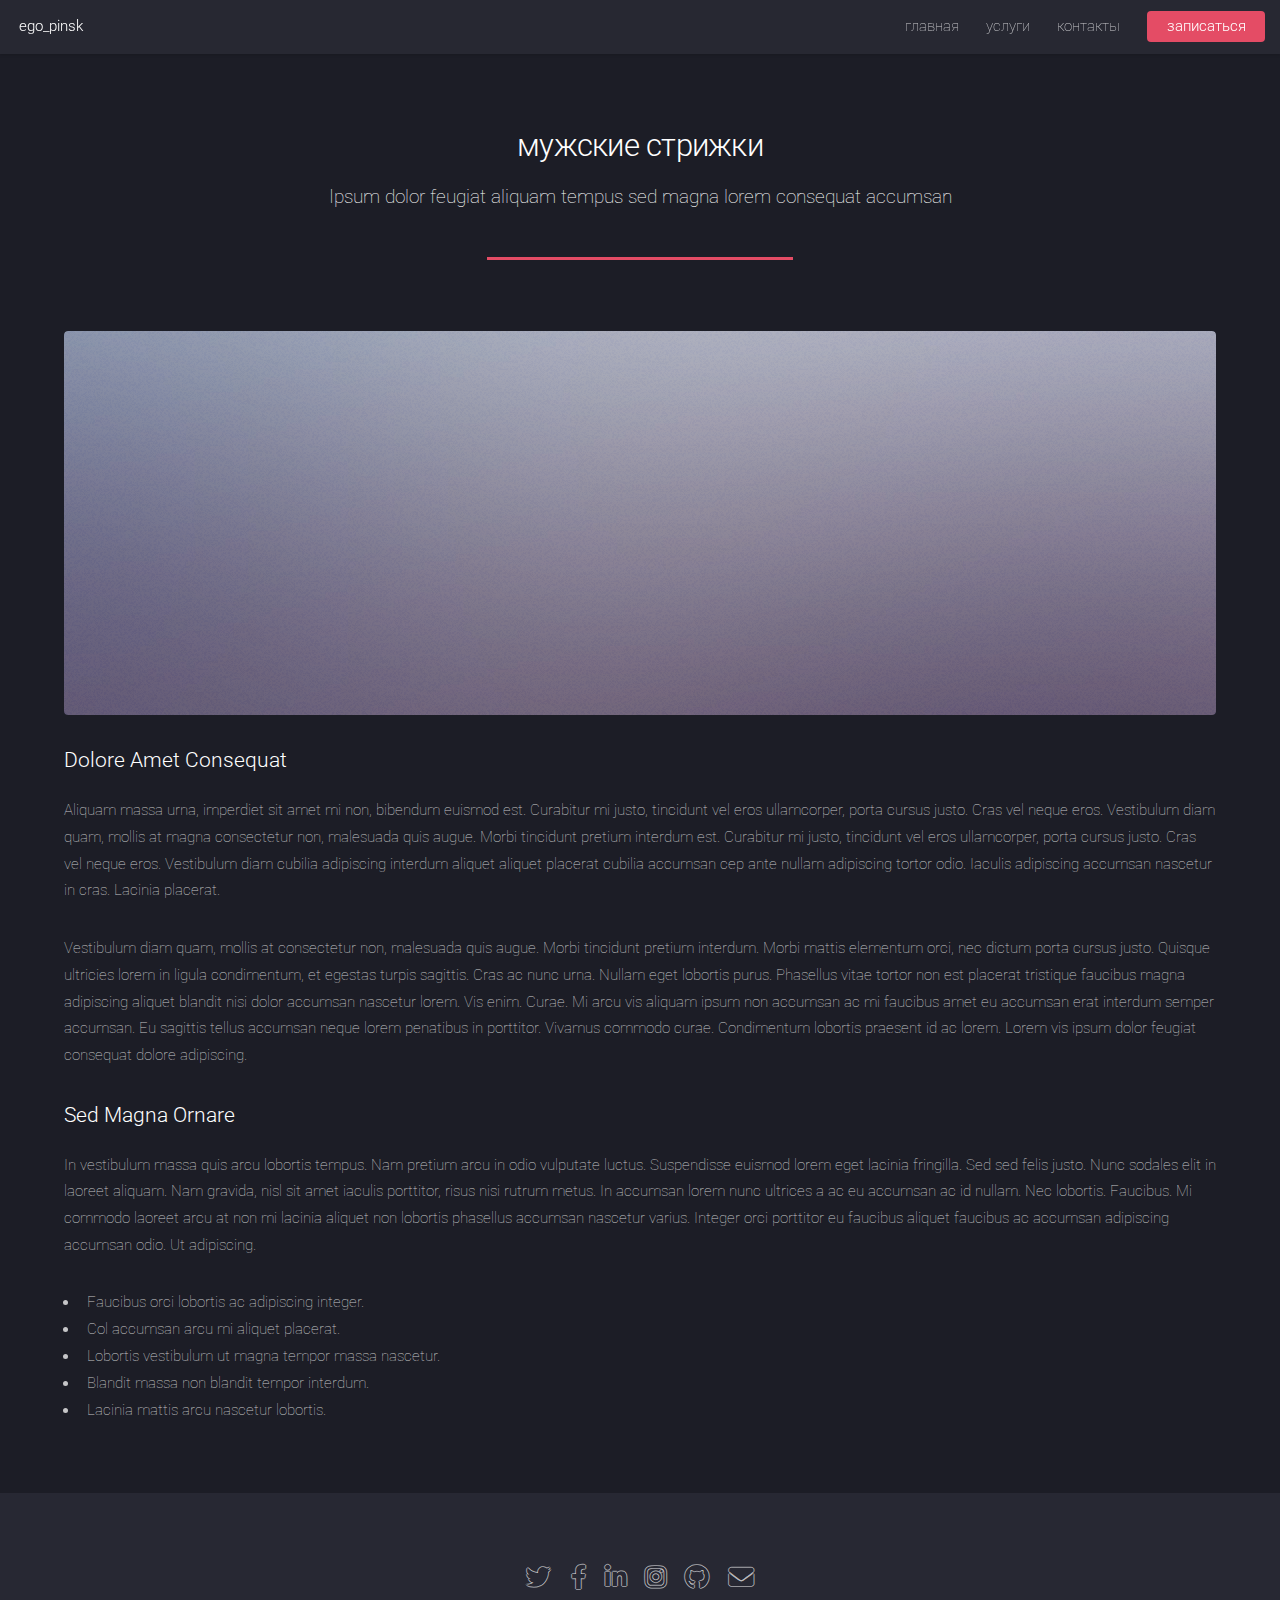
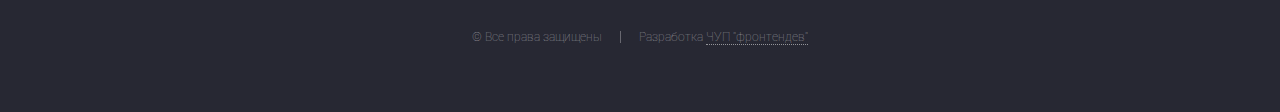
<file: no-sidebar.html>
<!DOCTYPE HTML>
<!--
	Landed by HTML5 UP
	html5up.net | @ajlkn
	Free for personal and commercial use under the CCA 3.0 license (html5up.net/license)
-->
<html>
	<head>
		<title>N</title>
		<meta charset="utf-8" />
		<meta name="viewport" content="width=device-width, initial-scale=1, user-scalable=no" />
		<link rel="stylesheet" href="assets/css/main.css" />
		<noscript><link rel="stylesheet" href="assets/css/noscript.css" /></noscript>
	</head>
	<body class="is-preload">
		<div id="page-wrapper">

			<!-- Header -->
				<header id="header">
					<h1 id="logo"><a href="index.html">ego_pinsk</a></h1>
					<nav id="nav">
						<ul>
							<li><a href="index.html">главная</a></li>
							<li>
								<a href="#">услуги</a>
								<ul>
									<li><a href="left-sidebar.html">брови</a></li>
									<li><a href="right-sidebar.html">маникюр</a></li>
									<li><a href="no-sidebar.html">мужские стрижки</a></li>
									<li>
										<a href="#">наращиваниев волос</a>
										<ul>
											<li><a href="#">наращивание</a></li>
											<li><a href="#">окраска</a></li>
											<li><a href="#">стрижка</a></li>
											<li><a href="#">мелирование</a></li>
										</ul>
									</li>
								</ul>
							</li>
							<li><a href="elements.html">контакты</a></li>
							<li><a href="#" class="button primary">записаться</a></li>
						</ul>
					</nav>
				</header>

			<!-- Main -->
				<div id="main" class="wrapper style1">
					<div class="container">
						<header class="major">
							<h2>мужские стрижки</h2>
							<p>Ipsum dolor feugiat aliquam tempus sed magna lorem consequat accumsan</p>
						</header>

						<!-- Content -->
							<section id="content">
								<a href="#" class="image fit"><img src="images/pic07.jpg" alt="" /></a>
								<h3>Dolore Amet Consequat</h3>
								<p>Aliquam massa urna, imperdiet sit amet mi non, bibendum euismod est. Curabitur mi justo, tincidunt vel eros ullamcorper, porta cursus justo. Cras vel neque eros. Vestibulum diam quam, mollis at magna consectetur non, malesuada quis augue. Morbi tincidunt pretium interdum est. Curabitur mi justo, tincidunt vel eros ullamcorper, porta cursus justo. Cras vel neque eros. Vestibulum diam cubilia adipiscing interdum aliquet aliquet placerat cubilia accumsan cep ante nullam adipiscing tortor odio. Iaculis adipiscing accumsan nascetur in cras. Lacinia placerat.</p>
								<p>Vestibulum diam quam, mollis at consectetur non, malesuada quis augue. Morbi tincidunt pretium interdum. Morbi mattis elementum orci, nec dictum porta cursus justo. Quisque ultricies lorem in ligula condimentum, et egestas turpis sagittis. Cras ac nunc urna. Nullam eget lobortis purus. Phasellus vitae tortor non est placerat tristique faucibus magna adipiscing aliquet blandit nisi dolor accumsan nascetur lorem. Vis enim. Curae. Mi arcu vis aliquam ipsum non accumsan ac mi faucibus amet eu accumsan erat interdum semper accumsan. Eu sagittis tellus accumsan neque lorem penatibus in porttitor. Vivamus commodo curae. Condimentum lobortis praesent id ac lorem. Lorem vis ipsum dolor feugiat consequat dolore adipiscing.</p>
								<h3>Sed Magna Ornare</h3>
								<p>In vestibulum massa quis arcu lobortis tempus. Nam pretium arcu in odio vulputate luctus. Suspendisse euismod lorem eget lacinia fringilla. Sed sed felis justo. Nunc sodales elit in laoreet aliquam. Nam gravida, nisl sit amet iaculis porttitor, risus nisi rutrum metus. In accumsan lorem nunc ultrices a ac eu accumsan ac id nullam. Nec lobortis. Faucibus. Mi commodo laoreet arcu at non mi lacinia aliquet non lobortis phasellus accumsan nascetur varius. Integer orci porttitor eu faucibus aliquet faucibus ac accumsan adipiscing accumsan odio. Ut adipiscing.</p>
								<ul>
									<li>Faucibus orci lobortis ac adipiscing integer.</li>
									<li>Col accumsan arcu mi aliquet placerat.</li>
									<li>Lobortis vestibulum ut magna tempor massa nascetur.</li>
									<li>Blandit massa non blandit tempor interdum.</li>
									<li>Lacinia mattis arcu nascetur lobortis.</li>
								</ul>
							</section>

					</div>
				</div>

			<!-- Footer -->
				<footer id="footer">
					<ul class="icons">
						<li><a href="#" class="icon brands alt fa-twitter"><span class="label">Twitter</span></a></li>
						<li><a href="#" class="icon brands alt fa-facebook-f"><span class="label">Facebook</span></a></li>
						<li><a href="#" class="icon brands alt fa-linkedin-in"><span class="label">LinkedIn</span></a></li>
						<li><a href="#" class="icon brands alt fa-instagram"><span class="label">Instagram</span></a></li>
						<li><a href="#" class="icon brands alt fa-github"><span class="label">GitHub</span></a></li>
						<li><a href="#" class="icon solid alt fa-envelope"><span class="label">Email</span></a></li>
					</ul>
					<ul class="copyright">
						<li>&copy; Все права защищены</li><li>Разработка <a href="">ЧУП "фронтендев"</a></li>
					</ul>
				</footer>

		</div>

		<!-- Scripts -->
			<script src="assets/js/jquery.min.js"></script>
			<script src="assets/js/jquery.scrolly.min.js"></script>
			<script src="assets/js/jquery.dropotron.min.js"></script>
			<script src="assets/js/jquery.scrollex.min.js"></script>
			<script src="assets/js/browser.min.js"></script>
			<script src="assets/js/breakpoints.min.js"></script>
			<script src="assets/js/util.js"></script>
			<script src="assets/js/main.js"></script>

	</body>
</html>
</file>
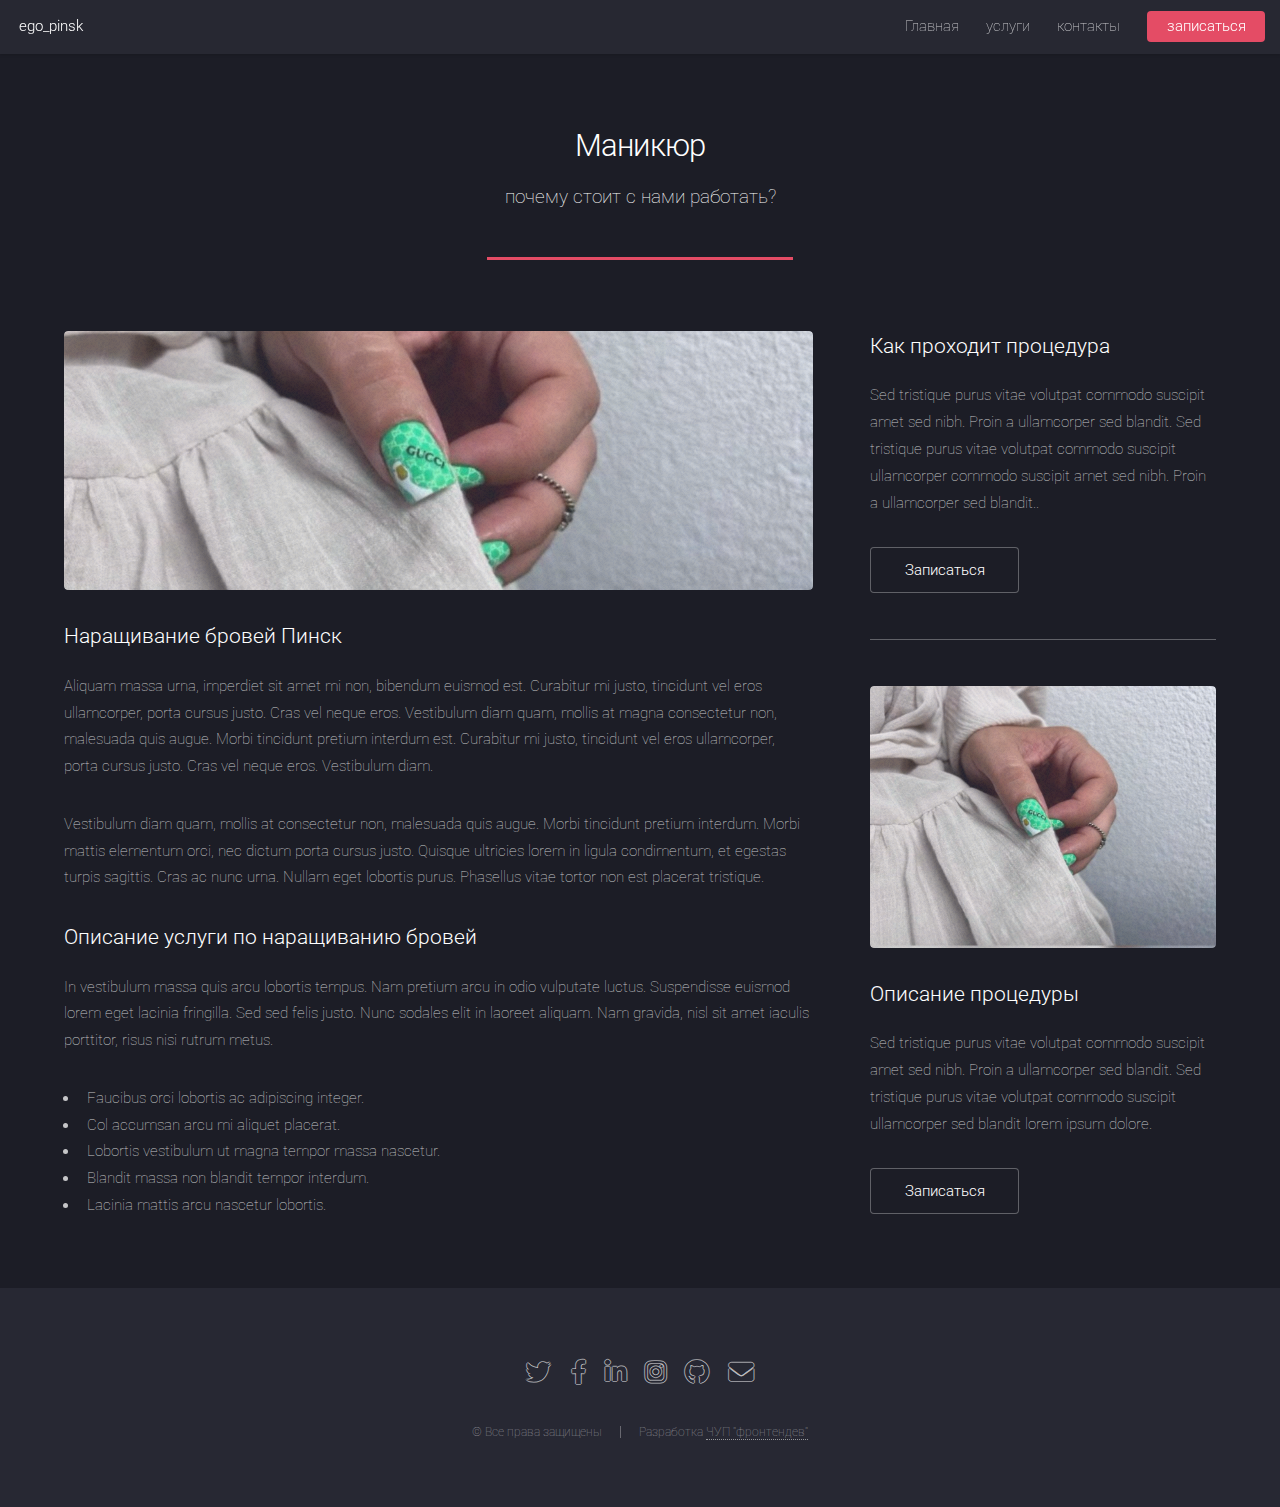
<file: right-sidebar.html>
<!DOCTYPE HTML>
<!--
	Landed by HTML5 UP
	html5up.net | @ajlkn
	Free for personal and commercial use under the CCA 3.0 license (html5up.net/license)
-->
<html>
	<head>
		<title>R</title>
		<meta charset="utf-8" />
		<meta name="viewport" content="width=device-width, initial-scale=1, user-scalable=no" />
		<link rel="stylesheet" href="assets/css/main.css" />
		<noscript><link rel="stylesheet" href="assets/css/noscript.css" /></noscript>
	</head>
	<body class="is-preload">
		<div id="page-wrapper">

			<!-- Header -->
				<header id="header">
					<h1 id="logo"><a href="index.html">ego_pinsk</a></h1>
					<nav id="nav">
						<ul>
							<li><a href="index.html">Главная</a></li>
							<li>
								<a href="#">услуги</a>
								<ul>
									<li><a href="left-sidebar.html">брови</a></li>
									<li><a href="right-sidebar.html">маникюр</a></li>
									<li><a href="no-sidebar.html">мужские стрижки</a></li>
									<li>
										<a href="#">наращиваниеволос</a>
										<ul>
											<li><a href="#">наращивание</a></li>
											<li><a href="#">окраска</a></li>
											<li><a href="#">стрижка</a></li>
											<li><a href="#">мелирование</a></li>
										</ul>
									</li>
								</ul>
							</li>
							<li><a href="elements.html">контакты</a></li>
							<li><a href="#" class="button primary">записаться</a></li>
						</ul>
					</nav>
				</header>

			<!-- Main -->
				<div id="main" class="wrapper style1">
					<div class="container">
						<header class="major">
							<h2>Маникюр</h2>
							<p>почему стоит с нами работать?</p>
						</header>
						<div class="row gtr-150">
							<div class="col-8 col-12-medium">

								<!-- Content -->
									<section id="content">
										<a href="#" class="image fit"><img src="images/main__10.jpg" alt="" /></a>
										<h3>Наращивание бровей Пинск</h3>
										<p>Aliquam massa urna, imperdiet sit amet mi non, bibendum euismod est. Curabitur mi justo, tincidunt vel eros ullamcorper, porta cursus justo. Cras vel neque eros. Vestibulum diam quam, mollis at magna consectetur non, malesuada quis augue. Morbi tincidunt pretium interdum est. Curabitur mi justo, tincidunt vel eros ullamcorper, porta cursus justo. Cras vel neque eros. Vestibulum diam.</p>
										<p>Vestibulum diam quam, mollis at consectetur non, malesuada quis augue. Morbi tincidunt pretium interdum. Morbi mattis elementum orci, nec dictum porta cursus justo. Quisque ultricies lorem in ligula condimentum, et egestas turpis sagittis. Cras ac nunc urna. Nullam eget lobortis purus. Phasellus vitae tortor non est placerat tristique.</p>
										<h3>Описание услуги по наращиванию бровей</h3>
										<p>In vestibulum massa quis arcu lobortis tempus. Nam pretium arcu in odio vulputate luctus. Suspendisse euismod lorem eget lacinia fringilla. Sed sed felis justo. Nunc sodales elit in laoreet aliquam. Nam gravida, nisl sit amet iaculis porttitor, risus nisi rutrum metus.</p>
										<ul>
											<li>Faucibus orci lobortis ac adipiscing integer.</li>
											<li>Col accumsan arcu mi aliquet placerat.</li>
											<li>Lobortis vestibulum ut magna tempor massa nascetur.</li>
											<li>Blandit massa non blandit tempor interdum.</li>
											<li>Lacinia mattis arcu nascetur lobortis.</li>
										</ul>
									</section>

							</div>
							<div class="col-4 col-12-medium">

								<!-- Sidebar -->
									<section id="sidebar">
										<section>
											<h3>Как проходит процедура</h3>
											<p>Sed tristique purus vitae volutpat commodo suscipit amet sed nibh. Proin a ullamcorper sed blandit. Sed tristique purus vitae volutpat commodo suscipit ullamcorper commodo suscipit amet sed nibh. Proin a ullamcorper sed blandit..</p>
											<footer>
												<ul class="actions">
													<li><a href="#" class="button">Записаться</a></li>
												</ul>
											</footer>
										</section>
										<hr />
										<section>
											<a href="#" class="image fit"><img src="images/main__9.jpg" alt="" /></a>
											<h3>Описание процедуры</h3>
											<p>Sed tristique purus vitae volutpat commodo suscipit amet sed nibh. Proin a ullamcorper sed blandit. Sed tristique purus vitae volutpat commodo suscipit ullamcorper sed blandit lorem ipsum dolore.</p>
											<footer>
												<ul class="actions">
													<li><a href="#" class="button">Записаться</a></li>
												</ul>
											</footer>
										</section>
									</section>

							</div>
						</div>
					</div>
				</div>

			<!-- Footer -->
				<footer id="footer">
					<ul class="icons">
						<li><a href="#" class="icon brands alt fa-twitter"><span class="label">Twitter</span></a></li>
						<li><a href="#" class="icon brands alt fa-facebook-f"><span class="label">Facebook</span></a></li>
						<li><a href="#" class="icon brands alt fa-linkedin-in"><span class="label">LinkedIn</span></a></li>
						<li><a href="#" class="icon brands alt fa-instagram"><span class="label">Instagram</span></a></li>
						<li><a href="#" class="icon brands alt fa-github"><span class="label">GitHub</span></a></li>
						<li><a href="#" class="icon solid alt fa-envelope"><span class="label">Email</span></a></li>
					</ul>
					<ul class="copyright">
						<li>&copy; Все права защищены</li><li>Разработка <a href="">ЧУП "фронтендев"</a></li>
					</ul>
				</footer>

		</div>

		<!-- Scripts -->
			<script src="assets/js/jquery.min.js"></script>
			<script src="assets/js/jquery.scrolly.min.js"></script>
			<script src="assets/js/jquery.dropotron.min.js"></script>
			<script src="assets/js/jquery.scrollex.min.js"></script>
			<script src="assets/js/browser.min.js"></script>
			<script src="assets/js/breakpoints.min.js"></script>
			<script src="assets/js/util.js"></script>
			<script src="assets/js/main.js"></script>

	</body>
</html>
</file>
<file: assets/css/noscript.css>
/*
	Landed by HTML5 UP
	html5up.net | @ajlkn
	Free for personal and commercial use under the CCA 3.0 license (html5up.net/license)
*/

/* Loader */

	body.landing.is-preload:before {
		display: none;
	}

	body.landing.is-preload:after {
		display: none;
	}
</file>
<file: assets/css/main.css>
@import url("fontawesome-all.min.css");
@import url("https://fonts.googleapis.com/css?family=Roboto:100,300,100italic,300italic");

/*
	Landed by HTML5 UP
	html5up.net | @ajlkn
	Free for personal and commercial use under the CCA 3.0 license (html5up.net/license)
*/

html, body, div, span, applet, object,
iframe, h1, h2, h3, h4, h5, h6, p, blockquote,
pre, a, abbr, acronym, address, big, cite,
code, del, dfn, em, img, ins, kbd, q, s, samp,
small, strike, strong, sub, sup, tt, var, b,
u, i, center, dl, dt, dd, ol, ul, li, fieldset,
form, label, legend, table, caption, tbody,
tfoot, thead, tr, th, td, article, aside,
canvas, details, embed, figure, figcaption,
footer, header, hgroup, menu, nav, output, ruby,
section, summary, time, mark, audio, video {
	margin: 0;
	padding: 0;
	border: 0;
	font-size: 100%;
	font: inherit;
	vertical-align: baseline;}

article, aside, details, figcaption, figure,
footer, header, hgroup, menu, nav, section {
	display: block;}

body {
	line-height: 1;
}

ol, ul {
	list-style: none;
}

blockquote, q {
	quotes: none;
}

	blockquote:before, blockquote:after, q:before, q:after {
		content: '';
		content: none;
	}

table {
	border-collapse: collapse;
	border-spacing: 0;
}

body {
	-webkit-text-size-adjust: none;
}

mark {
	background-color: transparent;
	color: inherit;
}

input::-moz-focus-inner {
	border: 0;
	padding: 0;
}

input, select, textarea {
	-moz-appearance: none;
	-webkit-appearance: none;
	-ms-appearance: none;
	appearance: none;
}

/* Basic */

	html {
		box-sizing: border-box;
	}

	*, *:before, *:after {
		box-sizing: inherit;
	}

	html, body {
		background: #1c1d26;
	}

	body.is-preload *, body.is-preload *:before, body.is-preload *:after {
		-moz-animation: none !important;
		-webkit-animation: none !important;
		-ms-animation: none !important;
		animation: none !important;
		-moz-transition: none !important;
		-webkit-transition: none !important;
		-ms-transition: none !important;
		transition: none !important;
	}

	body, input, select, textarea {
		color: rgba(255, 255, 255, 0.75);
		font-family: "Roboto", Helvetica, sans-serif;
		font-size: 15pt;
		font-weight: 100;
		line-height: 1.75em;
	}

	a {
		-moz-transition: border-color 0.2s ease-in-out, color 0.2s ease-in-out;
		-webkit-transition: border-color 0.2s ease-in-out, color 0.2s ease-in-out;
		-ms-transition: border-color 0.2s ease-in-out, color 0.2s ease-in-out;
		transition: border-color 0.2s ease-in-out, color 0.2s ease-in-out;
		border-bottom: dotted 1px;
		color: #e44c65;
		text-decoration: none;
	}

		a:hover {
			color: #e44c65 !important;
			border-bottom-color: transparent;
		}

	strong, b {
		color: #ffffff;
		font-weight: 300;
	}

	em, i {
		font-style: italic;
	}

	p {
		margin: 0 0 2em 0;
	}

	h1, h2, h3, h4, h5, h6 {
		color: #ffffff;
		font-weight: 300;
		line-height: 1em;
		margin: 0 0 1em 0;
	}

		h1 a, h2 a, h3 a, h4 a, h5 a, h6 a {
			color: inherit;
			border: 0;
		}

	h2 {
		font-size: 2em;
		line-height: 1.5em;
		letter-spacing: -0.025em;
	}

	h3 {
		font-size: 1.35em;
		line-height: 1.5em;
	}

	h4 {
		font-size: 1.1em;
		line-height: 1.5em;
	}

	h5 {
		font-size: 0.9em;
		line-height: 1.5em;
	}

	h6 {
		font-size: 0.7em;
		line-height: 1.5em;
	}

	sub {
		font-size: 0.8em;
		position: relative;
		top: 0.5em;
	}

	sup {
		font-size: 0.8em;
		position: relative;
		top: -0.5em;
	}

	hr {
		border: 0;
		border-bottom: solid 1px rgba(255, 255, 255, 0.3);
		margin: 3em 0;
	}

		hr.major {
			margin: 4em 0;
		}

	blockquote {
		border-left: solid 4px rgba(255, 255, 255, 0.3);
		font-style: italic;
		margin: 0 0 2em 0;
		padding: 0.5em 0 0.5em 2em;
	}

	code {
		background: rgba(255, 255, 255, 0.075);
		border-radius: 4px;
		font-family: "Courier New", monospace;
		font-size: 0.9em;
		margin: 0 0.25em;
		padding: 0.25em 0.65em;
	}

	pre {
		-webkit-overflow-scrolling: touch;
		font-family: "Courier New", monospace;
		font-size: 0.9em;
		margin: 0 0 2em 0;
	}

		pre code {
			display: block;
			line-height: 1.75em;
			padding: 1em 1.5em;
			overflow-x: auto;
		}

	.align-left {
		text-align: left;
	}

	.align-center {
		text-align: center;
	}

	.align-right {
		text-align: right;
	}

/* Loader */

	@-moz-keyframes spinner-show {
		0% {
			opacity: 0;
		}

		100% {
			opacity: 1;
		}
	}

	@-webkit-keyframes spinner-show {
		0% {
			opacity: 0;
		}

		100% {
			opacity: 1;
		}
	}

	@-ms-keyframes spinner-show {
		0% {
			opacity: 0;
		}

		100% {
			opacity: 1;
		}
	}

	@keyframes spinner-show {
		0% {
			opacity: 0;
		}

		100% {
			opacity: 1;
		}
	}

	@-moz-keyframes spinner-hide {
		0% {
			color: rgba(255, 255, 255, 0.15);
			z-index: 100001;
			-moz-transform: scale(1) rotate(0deg);
			-webkit-transform: scale(1) rotate(0deg);
			-ms-transform: scale(1) rotate(0deg);
			transform: scale(1) rotate(0deg);
		}

		99% {
			color: #1c1d26;
			z-index: 100001;
			-moz-transform: scale(0.5) rotate(360deg);
			-webkit-transform: scale(0.5) rotate(360deg);
			-ms-transform: scale(0.5) rotate(360deg);
			transform: scale(0.5) rotate(360deg);
		}

		100% {
			color: #1c1d26;
			z-index: -1;
			-moz-transform: scale(0.5) rotate(360deg);
			-webkit-transform: scale(0.5) rotate(360deg);
			-ms-transform: scale(0.5) rotate(360deg);
			transform: scale(0.5) rotate(360deg);
		}
	}

	@-webkit-keyframes spinner-hide {
		0% {
			color: rgba(255, 255, 255, 0.15);
			z-index: 100001;
			-moz-transform: scale(1) rotate(0deg);
			-webkit-transform: scale(1) rotate(0deg);
			-ms-transform: scale(1) rotate(0deg);
			transform: scale(1) rotate(0deg);
		}

		99% {
			color: #1c1d26;
			z-index: 100001;
			-moz-transform: scale(0.5) rotate(360deg);
			-webkit-transform: scale(0.5) rotate(360deg);
			-ms-transform: scale(0.5) rotate(360deg);
			transform: scale(0.5) rotate(360deg);
		}

		100% {
			color: #1c1d26;
			z-index: -1;
			-moz-transform: scale(0.5) rotate(360deg);
			-webkit-transform: scale(0.5) rotate(360deg);
			-ms-transform: scale(0.5) rotate(360deg);
			transform: scale(0.5) rotate(360deg);
		}
	}

	@-ms-keyframes spinner-hide {
		0% {
			color: rgba(255, 255, 255, 0.15);
			z-index: 100001;
			-moz-transform: scale(1) rotate(0deg);
			-webkit-transform: scale(1) rotate(0deg);
			-ms-transform: scale(1) rotate(0deg);
			transform: scale(1) rotate(0deg);
		}

		99% {
			color: #1c1d26;
			z-index: 100001;
			-moz-transform: scale(0.5) rotate(360deg);
			-webkit-transform: scale(0.5) rotate(360deg);
			-ms-transform: scale(0.5) rotate(360deg);
			transform: scale(0.5) rotate(360deg);
		}

		100% {
			color: #1c1d26;
			z-index: -1;
			-moz-transform: scale(0.5) rotate(360deg);
			-webkit-transform: scale(0.5) rotate(360deg);
			-ms-transform: scale(0.5) rotate(360deg);
			transform: scale(0.5) rotate(360deg);
		}
	}

	@keyframes spinner-hide {
		0% {
			color: rgba(255, 255, 255, 0.15);
			z-index: 100001;
			-moz-transform: scale(1) rotate(0deg);
			-webkit-transform: scale(1) rotate(0deg);
			-ms-transform: scale(1) rotate(0deg);
			transform: scale(1) rotate(0deg);
		}

		99% {
			color: #1c1d26;
			z-index: 100001;
			-moz-transform: scale(0.5) rotate(360deg);
			-webkit-transform: scale(0.5) rotate(360deg);
			-ms-transform: scale(0.5) rotate(360deg);
			transform: scale(0.5) rotate(360deg);
		}

		100% {
			color: #1c1d26;
			z-index: -1;
			-moz-transform: scale(0.5) rotate(360deg);
			-webkit-transform: scale(0.5) rotate(360deg);
			-ms-transform: scale(0.5) rotate(360deg);
			transform: scale(0.5) rotate(360deg);
		}
	}

	@-moz-keyframes spinner-rotate {
		0% {
			-moz-transform: scale(1) rotate(0deg);
			-webkit-transform: scale(1) rotate(0deg);
			-ms-transform: scale(1) rotate(0deg);
			transform: scale(1) rotate(0deg);
		}

		100% {
			-moz-transform: scale(1) rotate(360deg);
			-webkit-transform: scale(1) rotate(360deg);
			-ms-transform: scale(1) rotate(360deg);
			transform: scale(1) rotate(360deg);
		}
	}

	@-webkit-keyframes spinner-rotate {
		0% {
			-moz-transform: scale(1) rotate(0deg);
			-webkit-transform: scale(1) rotate(0deg);
			-ms-transform: scale(1) rotate(0deg);
			transform: scale(1) rotate(0deg);
		}

		100% {
			-moz-transform: scale(1) rotate(360deg);
			-webkit-transform: scale(1) rotate(360deg);
			-ms-transform: scale(1) rotate(360deg);
			transform: scale(1) rotate(360deg);
		}
	}

	@-ms-keyframes spinner-rotate {
		0% {
			-moz-transform: scale(1) rotate(0deg);
			-webkit-transform: scale(1) rotate(0deg);
			-ms-transform: scale(1) rotate(0deg);
			transform: scale(1) rotate(0deg);
		}

		100% {
			-moz-transform: scale(1) rotate(360deg);
			-webkit-transform: scale(1) rotate(360deg);
			-ms-transform: scale(1) rotate(360deg);
			transform: scale(1) rotate(360deg);
		}
	}

	@keyframes spinner-rotate {
		0% {
			-moz-transform: scale(1) rotate(0deg);
			-webkit-transform: scale(1) rotate(0deg);
			-ms-transform: scale(1) rotate(0deg);
			transform: scale(1) rotate(0deg);
		}

		100% {
			-moz-transform: scale(1) rotate(360deg);
			-webkit-transform: scale(1) rotate(360deg);
			-ms-transform: scale(1) rotate(360deg);
			transform: scale(1) rotate(360deg);
		}
	}

	@-moz-keyframes overlay-hide {
		0% {
			opacity: 1;
			z-index: 100000;
		}

		15% {
			opacity: 1;
			z-index: 100000;
		}

		99% {
			opacity: 0;
			z-index: 100000;
		}

		100% {
			opacity: 0;
			z-index: -1;
		}
	}

	@-webkit-keyframes overlay-hide {
		0% {
			opacity: 1;
			z-index: 100000;
		}

		15% {
			opacity: 1;
			z-index: 100000;
		}

		99% {
			opacity: 0;
			z-index: 100000;
		}

		100% {
			opacity: 0;
			z-index: -1;
		}
	}

	@-ms-keyframes overlay-hide {
		0% {
			opacity: 1;
			z-index: 100000;
		}

		15% {
			opacity: 1;
			z-index: 100000;
		}

		99% {
			opacity: 0;
			z-index: 100000;
		}

		100% {
			opacity: 0;
			z-index: -1;
		}
	}

	@keyframes overlay-hide {
		0% {
			opacity: 1;
			z-index: 100000;
		}

		15% {
			opacity: 1;
			z-index: 100000;
		}

		99% {
			opacity: 0;
			z-index: 100000;
		}

		100% {
			opacity: 0;
			z-index: -1;
		}
	}

	body.landing {
		text-decoration: none;
	}

		body.landing:before {
			-moz-osx-font-smoothing: grayscale;
			-webkit-font-smoothing: antialiased;
			display: inline-block;
			font-style: normal;
			font-variant: normal;
			text-rendering: auto;
			line-height: 1;
			text-transform: none !important;
			font-family: 'Font Awesome 5 Free';
			font-weight: 900;
		}

		body.landing:before {
			-moz-animation: spinner-show 1.5s 1 0.25s ease forwards, spinner-hide 0.25s ease-in-out forwards !important;
			-webkit-animation: spinner-show 1.5s 1 0.25s ease forwards, spinner-hide 0.25s ease-in-out forwards !important;
			-ms-animation: spinner-show 1.5s 1 0.25s ease forwards, spinner-hide 0.25s ease-in-out forwards !important;
			animation: spinner-show 1.5s 1 0.25s ease forwards, spinner-hide 0.25s ease-in-out forwards !important;
			-moz-transform-origin: 50% 50%;
			-webkit-transform-origin: 50% 50%;
			-ms-transform-origin: 50% 50%;
			transform-origin: 50% 50%;
			color: rgba(255, 255, 255, 0.15);
			content: '\f1ce';
			cursor: default;
			display: block;
			font-size: 2em;
			height: 2em;
			left: 50%;
			line-height: 2em;
			margin: -1em 0 0 -1em;
			opacity: 0;
			position: fixed;
			text-align: center;
			top: 50%;
			width: 2em;
			z-index: -1;
		}

		body.landing:after {
			-moz-animation: overlay-hide 1.5s ease-in forwards !important;
			-webkit-animation: overlay-hide 1.5s ease-in forwards !important;
			-ms-animation: overlay-hide 1.5s ease-in forwards !important;
			animation: overlay-hide 1.5s ease-in forwards !important;
			background: #1c1d26;
			content: '';
			display: block;
			height: 100%;
			left: 0;
			opacity: 0;
			position: fixed;
			top: 0;
			width: 100%;
			z-index: -1;
		}

		body.landing.is-preload:before {
			-moz-animation: spinner-show 1.5s 1 0.25s ease forwards, spinner-rotate 0.75s infinite linear !important;
			-webkit-animation: spinner-show 1.5s 1 0.25s ease forwards, spinner-rotate 0.75s infinite linear !important;
			-ms-animation: spinner-show 1.5s 1 0.25s ease forwards, spinner-rotate 0.75s infinite linear !important;
			animation: spinner-show 1.5s 1 0.25s ease forwards, spinner-rotate 0.75s infinite linear !important;
			z-index: 100001;
		}

		body.landing.is-preload:after {
			-moz-animation: none !important;
			-webkit-animation: none !important;
			-ms-animation: none !important;
			animation: none !important;
			opacity: 1;
			z-index: 100000;
		}

	@media (-webkit-min-device-pixel-ratio: 2) {

		body.landing:before {
			line-height: 2.025em;
		}

	}

/* Container */

	.container {
		margin: 0 auto;
		max-width: calc(100% - 4em);
		width: 70em;
	}

		.container.xsmall {
			width: 17.5em;
		}

		.container.small {
			width: 35em;
		}

		.container.medium {
			width: 52.5em;
		}

		.container.large {
			width: 87.5em;
		}

		.container.xlarge {
			width: 105em;
		}

		.container.max {
			width: 100%;
		}

		@media screen and (max-width: 1280px) {

			.container {
				width: 90%;
				max-width: 100%;
			}

		}

		@media screen and (max-width: 980px) {

			.container {
				width: 100% !important;
			}

		}

/* Row */

	.row {
		display: flex;
		flex-wrap: wrap;
		box-sizing: border-box;
		align-items: stretch;
	}

		.row > * {
			box-sizing: border-box;
		}

		.row.gtr-uniform > * > :last-child {
			margin-bottom: 0;
		}

		.row.aln-left {
			justify-content: flex-start;
		}

		.row.aln-center {
			justify-content: center;
		}

		.row.aln-right {
			justify-content: flex-end;
		}

		.row.aln-top {
			align-items: flex-start;
		}

		.row.aln-middle {
			align-items: center;
		}

		.row.aln-bottom {
			align-items: flex-end;
		}

		.row > .imp {
			order: -1;
		}

		.row > .col-1 {
			width: 8.33333%;
		}

		.row > .off-1 {
			margin-left: 8.33333%;
		}

		.row > .col-2 {
			width: 16.66667%;
		}

		.row > .off-2 {
			margin-left: 16.66667%;
		}

		.row > .col-3 {
			width: 25%;
		}

		.row > .off-3 {
			margin-left: 25%;
		}

		.row > .col-4 {
			width: 33.33333%;
		}

		.row > .off-4 {
			margin-left: 33.33333%;
		}

		.row > .col-5 {
			width: 41.66667%;
		}

		.row > .off-5 {
			margin-left: 41.66667%;
		}

		.row > .col-6 {
			width: 50%;
		}

		.row > .off-6 {
			margin-left: 50%;
		}

		.row > .col-7 {
			width: 58.33333%;
		}

		.row > .off-7 {
			margin-left: 58.33333%;
		}

		.row > .col-8 {
			width: 66.66667%;
		}

		.row > .off-8 {
			margin-left: 66.66667%;
		}

		.row > .col-9 {
			width: 75%;
		}

		.row > .off-9 {
			margin-left: 75%;
		}

		.row > .col-10 {
			width: 83.33333%;
		}

		.row > .off-10 {
			margin-left: 83.33333%;
		}

		.row > .col-11 {
			width: 91.66667%;
		}

		.row > .off-11 {
			margin-left: 91.66667%;
		}

		.row > .col-12 {
			width: 100%;
		}

		.row > .off-12 {
			margin-left: 100%;
		}

		.row.gtr-0 {
			margin-top: 0;
			margin-left: 0em;
		}

			.row.gtr-0 > * {
				padding: 0 0 0 0em;
			}

			.row.gtr-0.gtr-uniform {
				margin-top: 0em;
			}

				.row.gtr-0.gtr-uniform > * {
					padding-top: 0em;
				}

		.row.gtr-25 {
			margin-top: 0;
			margin-left: -0.625em;
		}

			.row.gtr-25 > * {
				padding: 0 0 0 0.625em;
			}

			.row.gtr-25.gtr-uniform {
				margin-top: -0.625em;
			}

				.row.gtr-25.gtr-uniform > * {
					padding-top: 0.625em;
				}

		.row.gtr-50 {
			margin-top: 0;
			margin-left: -1.25em;
		}

			.row.gtr-50 > * {
				padding: 0 0 0 1.25em;
			}

			.row.gtr-50.gtr-uniform {
				margin-top: -1.25em;
			}

				.row.gtr-50.gtr-uniform > * {
					padding-top: 1.25em;
				}

		.row {
			margin-top: 0;
			margin-left: -2.5em;
		}

			.row > * {
				padding: 0 0 0 2.5em;
			}

			.row.gtr-uniform {
				margin-top: -2.5em;
			}

				.row.gtr-uniform > * {
					padding-top: 2.5em;
				}

		.row.gtr-150 {
			margin-top: 0;
			margin-left: -3.75em;
		}

			.row.gtr-150 > * {
				padding: 0 0 0 3.75em;
			}

			.row.gtr-150.gtr-uniform {
				margin-top: -3.75em;
			}

				.row.gtr-150.gtr-uniform > * {
					padding-top: 3.75em;
				}

		.row.gtr-200 {
			margin-top: 0;
			margin-left: -5em;
		}

			.row.gtr-200 > * {
				padding: 0 0 0 5em;
			}

			.row.gtr-200.gtr-uniform {
				margin-top: -5em;
			}

				.row.gtr-200.gtr-uniform > * {
					padding-top: 5em;
				}

		@media screen and (max-width: 1680px) {

			.row {
				display: flex;
				flex-wrap: wrap;
				box-sizing: border-box;
				align-items: stretch;
			}

				.row > * {
					box-sizing: border-box;
				}

				.row.gtr-uniform > * > :last-child {
					margin-bottom: 0;
				}

				.row.aln-left {
					justify-content: flex-start;
				}

				.row.aln-center {
					justify-content: center;
				}

				.row.aln-right {
					justify-content: flex-end;
				}

				.row.aln-top {
					align-items: flex-start;
				}

				.row.aln-middle {
					align-items: center;
				}

				.row.aln-bottom {
					align-items: flex-end;
				}

				.row > .imp-xlarge {
					order: -1;
				}

				.row > .col-1-xlarge {
					width: 8.33333%;
				}

				.row > .off-1-xlarge {
					margin-left: 8.33333%;
				}

				.row > .col-2-xlarge {
					width: 16.66667%;
				}

				.row > .off-2-xlarge {
					margin-left: 16.66667%;
				}

				.row > .col-3-xlarge {
					width: 25%;
				}

				.row > .off-3-xlarge {
					margin-left: 25%;
				}

				.row > .col-4-xlarge {
					width: 33.33333%;
				}

				.row > .off-4-xlarge {
					margin-left: 33.33333%;
				}

				.row > .col-5-xlarge {
					width: 41.66667%;
				}

				.row > .off-5-xlarge {
					margin-left: 41.66667%;
				}

				.row > .col-6-xlarge {
					width: 50%;
				}

				.row > .off-6-xlarge {
					margin-left: 50%;
				}

				.row > .col-7-xlarge {
					width: 58.33333%;
				}

				.row > .off-7-xlarge {
					margin-left: 58.33333%;
				}

				.row > .col-8-xlarge {
					width: 66.66667%;
				}

				.row > .off-8-xlarge {
					margin-left: 66.66667%;
				}

				.row > .col-9-xlarge {
					width: 75%;
				}

				.row > .off-9-xlarge {
					margin-left: 75%;
				}

				.row > .col-10-xlarge {
					width: 83.33333%;
				}

				.row > .off-10-xlarge {
					margin-left: 83.33333%;
				}

				.row > .col-11-xlarge {
					width: 91.66667%;
				}

				.row > .off-11-xlarge {
					margin-left: 91.66667%;
				}

				.row > .col-12-xlarge {
					width: 100%;
				}

				.row > .off-12-xlarge {
					margin-left: 100%;
				}

				.row.gtr-0 {
					margin-top: 0;
					margin-left: 0em;
				}

					.row.gtr-0 > * {
						padding: 0 0 0 0em;
					}

					.row.gtr-0.gtr-uniform {
						margin-top: 0em;
					}

						.row.gtr-0.gtr-uniform > * {
							padding-top: 0em;
						}

				.row.gtr-25 {
					margin-top: 0;
					margin-left: -0.625em;
				}

					.row.gtr-25 > * {
						padding: 0 0 0 0.625em;
					}

					.row.gtr-25.gtr-uniform {
						margin-top: -0.625em;
					}

						.row.gtr-25.gtr-uniform > * {
							padding-top: 0.625em;
						}

				.row.gtr-50 {
					margin-top: 0;
					margin-left: -1.25em;
				}

					.row.gtr-50 > * {
						padding: 0 0 0 1.25em;
					}

					.row.gtr-50.gtr-uniform {
						margin-top: -1.25em;
					}

						.row.gtr-50.gtr-uniform > * {
							padding-top: 1.25em;
						}

				.row {
					margin-top: 0;
					margin-left: -2.5em;
				}

					.row > * {
						padding: 0 0 0 2.5em;
					}

					.row.gtr-uniform {
						margin-top: -2.5em;
					}

						.row.gtr-uniform > * {
							padding-top: 2.5em;
						}

				.row.gtr-150 {
					margin-top: 0;
					margin-left: -3.75em;
				}

					.row.gtr-150 > * {
						padding: 0 0 0 3.75em;
					}

					.row.gtr-150.gtr-uniform {
						margin-top: -3.75em;
					}

						.row.gtr-150.gtr-uniform > * {
							padding-top: 3.75em;
						}

				.row.gtr-200 {
					margin-top: 0;
					margin-left: -5em;
				}

					.row.gtr-200 > * {
						padding: 0 0 0 5em;
					}

					.row.gtr-200.gtr-uniform {
						margin-top: -5em;
					}

						.row.gtr-200.gtr-uniform > * {
							padding-top: 5em;
						}

		}

		@media screen and (max-width: 1280px) {

			.row {
				display: flex;
				flex-wrap: wrap;
				box-sizing: border-box;
				align-items: stretch;
			}

				.row > * {
					box-sizing: border-box;
				}

				.row.gtr-uniform > * > :last-child {
					margin-bottom: 0;
				}

				.row.aln-left {
					justify-content: flex-start;
				}

				.row.aln-center {
					justify-content: center;
				}

				.row.aln-right {
					justify-content: flex-end;
				}

				.row.aln-top {
					align-items: flex-start;
				}

				.row.aln-middle {
					align-items: center;
				}

				.row.aln-bottom {
					align-items: flex-end;
				}

				.row > .imp-large {
					order: -1;
				}

				.row > .col-1-large {
					width: 8.33333%;
				}

				.row > .off-1-large {
					margin-left: 8.33333%;
				}

				.row > .col-2-large {
					width: 16.66667%;
				}

				.row > .off-2-large {
					margin-left: 16.66667%;
				}

				.row > .col-3-large {
					width: 25%;
				}

				.row > .off-3-large {
					margin-left: 25%;
				}

				.row > .col-4-large {
					width: 33.33333%;
				}

				.row > .off-4-large {
					margin-left: 33.33333%;
				}

				.row > .col-5-large {
					width: 41.66667%;
				}

				.row > .off-5-large {
					margin-left: 41.66667%;
				}

				.row > .col-6-large {
					width: 50%;
				}

				.row > .off-6-large {
					margin-left: 50%;
				}

				.row > .col-7-large {
					width: 58.33333%;
				}

				.row > .off-7-large {
					margin-left: 58.33333%;
				}

				.row > .col-8-large {
					width: 66.66667%;
				}

				.row > .off-8-large {
					margin-left: 66.66667%;
				}

				.row > .col-9-large {
					width: 75%;
				}

				.row > .off-9-large {
					margin-left: 75%;
				}

				.row > .col-10-large {
					width: 83.33333%;
				}

				.row > .off-10-large {
					margin-left: 83.33333%;
				}

				.row > .col-11-large {
					width: 91.66667%;
				}

				.row > .off-11-large {
					margin-left: 91.66667%;
				}

				.row > .col-12-large {
					width: 100%;
				}

				.row > .off-12-large {
					margin-left: 100%;
				}

				.row.gtr-0 {
					margin-top: 0;
					margin-left: 0em;
				}

					.row.gtr-0 > * {
						padding: 0 0 0 0em;
					}

					.row.gtr-0.gtr-uniform {
						margin-top: 0em;
					}

						.row.gtr-0.gtr-uniform > * {
							padding-top: 0em;
						}

				.row.gtr-25 {
					margin-top: 0;
					margin-left: -0.625em;
				}

					.row.gtr-25 > * {
						padding: 0 0 0 0.625em;
					}

					.row.gtr-25.gtr-uniform {
						margin-top: -0.625em;
					}

						.row.gtr-25.gtr-uniform > * {
							padding-top: 0.625em;
						}

				.row.gtr-50 {
					margin-top: 0;
					margin-left: -1.25em;
				}

					.row.gtr-50 > * {
						padding: 0 0 0 1.25em;
					}

					.row.gtr-50.gtr-uniform {
						margin-top: -1.25em;
					}

						.row.gtr-50.gtr-uniform > * {
							padding-top: 1.25em;
						}

				.row {
					margin-top: 0;
					margin-left: -2.5em;
				}

					.row > * {
						padding: 0 0 0 2.5em;
					}

					.row.gtr-uniform {
						margin-top: -2.5em;
					}

						.row.gtr-uniform > * {
							padding-top: 2.5em;
						}

				.row.gtr-150 {
					margin-top: 0;
					margin-left: -3.75em;
				}

					.row.gtr-150 > * {
						padding: 0 0 0 3.75em;
					}

					.row.gtr-150.gtr-uniform {
						margin-top: -3.75em;
					}

						.row.gtr-150.gtr-uniform > * {
							padding-top: 3.75em;
						}

				.row.gtr-200 {
					margin-top: 0;
					margin-left: -5em;
				}

					.row.gtr-200 > * {
						padding: 0 0 0 5em;
					}

					.row.gtr-200.gtr-uniform {
						margin-top: -5em;
					}

						.row.gtr-200.gtr-uniform > * {
							padding-top: 5em;
						}

		}

		@media screen and (max-width: 980px) {

			.row {
				display: flex;
				flex-wrap: wrap;
				box-sizing: border-box;
				align-items: stretch;
			}

				.row > * {
					box-sizing: border-box;
				}

				.row.gtr-uniform > * > :last-child {
					margin-bottom: 0;
				}

				.row.aln-left {
					justify-content: flex-start;
				}

				.row.aln-center {
					justify-content: center;
				}

				.row.aln-right {
					justify-content: flex-end;
				}

				.row.aln-top {
					align-items: flex-start;
				}

				.row.aln-middle {
					align-items: center;
				}

				.row.aln-bottom {
					align-items: flex-end;
				}

				.row > .imp-medium {
					order: -1;
				}

				.row > .col-1-medium {
					width: 8.33333%;
				}

				.row > .off-1-medium {
					margin-left: 8.33333%;
				}

				.row > .col-2-medium {
					width: 16.66667%;
				}

				.row > .off-2-medium {
					margin-left: 16.66667%;
				}

				.row > .col-3-medium {
					width: 25%;
				}

				.row > .off-3-medium {
					margin-left: 25%;
				}

				.row > .col-4-medium {
					width: 33.33333%;
				}

				.row > .off-4-medium {
					margin-left: 33.33333%;
				}

				.row > .col-5-medium {
					width: 41.66667%;
				}

				.row > .off-5-medium {
					margin-left: 41.66667%;
				}

				.row > .col-6-medium {
					width: 50%;
				}

				.row > .off-6-medium {
					margin-left: 50%;
				}

				.row > .col-7-medium {
					width: 58.33333%;
				}

				.row > .off-7-medium {
					margin-left: 58.33333%;
				}

				.row > .col-8-medium {
					width: 66.66667%;
				}

				.row > .off-8-medium {
					margin-left: 66.66667%;
				}

				.row > .col-9-medium {
					width: 75%;
				}

				.row > .off-9-medium {
					margin-left: 75%;
				}

				.row > .col-10-medium {
					width: 83.33333%;
				}

				.row > .off-10-medium {
					margin-left: 83.33333%;
				}

				.row > .col-11-medium {
					width: 91.66667%;
				}

				.row > .off-11-medium {
					margin-left: 91.66667%;
				}

				.row > .col-12-medium {
					width: 100%;
				}

				.row > .off-12-medium {
					margin-left: 100%;
				}

				.row.gtr-0 {
					margin-top: 0;
					margin-left: 0em;
				}

					.row.gtr-0 > * {
						padding: 0 0 0 0em;
					}

					.row.gtr-0.gtr-uniform {
						margin-top: 0em;
					}

						.row.gtr-0.gtr-uniform > * {
							padding-top: 0em;
						}

				.row.gtr-25 {
					margin-top: 0;
					margin-left: -0.625em;
				}

					.row.gtr-25 > * {
						padding: 0 0 0 0.625em;
					}

					.row.gtr-25.gtr-uniform {
						margin-top: -0.625em;
					}

						.row.gtr-25.gtr-uniform > * {
							padding-top: 0.625em;
						}

				.row.gtr-50 {
					margin-top: 0;
					margin-left: -1.25em;
				}

					.row.gtr-50 > * {
						padding: 0 0 0 1.25em;
					}

					.row.gtr-50.gtr-uniform {
						margin-top: -1.25em;
					}

						.row.gtr-50.gtr-uniform > * {
							padding-top: 1.25em;
						}

				.row {
					margin-top: 0;
					margin-left: -2.5em;
				}

					.row > * {
						padding: 0 0 0 2.5em;
					}

					.row.gtr-uniform {
						margin-top: -2.5em;
					}

						.row.gtr-uniform > * {
							padding-top: 2.5em;
						}

				.row.gtr-150 {
					margin-top: 0;
					margin-left: -3.75em;
				}

					.row.gtr-150 > * {
						padding: 0 0 0 3.75em;
					}

					.row.gtr-150.gtr-uniform {
						margin-top: -3.75em;
					}

						.row.gtr-150.gtr-uniform > * {
							padding-top: 3.75em;
						}

				.row.gtr-200 {
					margin-top: 0;
					margin-left: -5em;
				}

					.row.gtr-200 > * {
						padding: 0 0 0 5em;
					}

					.row.gtr-200.gtr-uniform {
						margin-top: -5em;
					}

						.row.gtr-200.gtr-uniform > * {
							padding-top: 5em;
						}

		}

		@media screen and (max-width: 736px) {

			.row {
				display: flex;
				flex-wrap: wrap;
				box-sizing: border-box;
				align-items: stretch;
			}

				.row > * {
					box-sizing: border-box;
				}

				.row.gtr-uniform > * > :last-child {
					margin-bottom: 0;
				}

				.row.aln-left {
					justify-content: flex-start;
				}

				.row.aln-center {
					justify-content: center;
				}

				.row.aln-right {
					justify-content: flex-end;
				}

				.row.aln-top {
					align-items: flex-start;
				}

				.row.aln-middle {
					align-items: center;
				}

				.row.aln-bottom {
					align-items: flex-end;
				}

				.row > .imp-small {
					order: -1;
				}

				.row > .col-1-small {
					width: 8.33333%;
				}

				.row > .off-1-small {
					margin-left: 8.33333%;
				}

				.row > .col-2-small {
					width: 16.66667%;
				}

				.row > .off-2-small {
					margin-left: 16.66667%;
				}

				.row > .col-3-small {
					width: 25%;
				}

				.row > .off-3-small {
					margin-left: 25%;
				}

				.row > .col-4-small {
					width: 33.33333%;
				}

				.row > .off-4-small {
					margin-left: 33.33333%;
				}

				.row > .col-5-small {
					width: 41.66667%;
				}

				.row > .off-5-small {
					margin-left: 41.66667%;
				}

				.row > .col-6-small {
					width: 50%;
				}

				.row > .off-6-small {
					margin-left: 50%;
				}

				.row > .col-7-small {
					width: 58.33333%;
				}

				.row > .off-7-small {
					margin-left: 58.33333%;
				}

				.row > .col-8-small {
					width: 66.66667%;
				}

				.row > .off-8-small {
					margin-left: 66.66667%;
				}

				.row > .col-9-small {
					width: 75%;
				}

				.row > .off-9-small {
					margin-left: 75%;
				}

				.row > .col-10-small {
					width: 83.33333%;
				}

				.row > .off-10-small {
					margin-left: 83.33333%;
				}

				.row > .col-11-small {
					width: 91.66667%;
				}

				.row > .off-11-small {
					margin-left: 91.66667%;
				}

				.row > .col-12-small {
					width: 100%;
				}

				.row > .off-12-small {
					margin-left: 100%;
				}

				.row.gtr-0 {
					margin-top: 0;
					margin-left: 0em;
				}

					.row.gtr-0 > * {
						padding: 0 0 0 0em;
					}

					.row.gtr-0.gtr-uniform {
						margin-top: 0em;
					}

						.row.gtr-0.gtr-uniform > * {
							padding-top: 0em;
						}

				.row.gtr-25 {
					margin-top: 0;
					margin-left: -0.625em;
				}

					.row.gtr-25 > * {
						padding: 0 0 0 0.625em;
					}

					.row.gtr-25.gtr-uniform {
						margin-top: -0.625em;
					}

						.row.gtr-25.gtr-uniform > * {
							padding-top: 0.625em;
						}

				.row.gtr-50 {
					margin-top: 0;
					margin-left: -1.25em;
				}

					.row.gtr-50 > * {
						padding: 0 0 0 1.25em;
					}

					.row.gtr-50.gtr-uniform {
						margin-top: -1.25em;
					}

						.row.gtr-50.gtr-uniform > * {
							padding-top: 1.25em;
						}

				.row {
					margin-top: 0;
					margin-left: -2.5em;
				}

					.row > * {
						padding: 0 0 0 2.5em;
					}

					.row.gtr-uniform {
						margin-top: -2.5em;
					}

						.row.gtr-uniform > * {
							padding-top: 2.5em;
						}

				.row.gtr-150 {
					margin-top: 0;
					margin-left: -3.75em;
				}

					.row.gtr-150 > * {
						padding: 0 0 0 3.75em;
					}

					.row.gtr-150.gtr-uniform {
						margin-top: -3.75em;
					}

						.row.gtr-150.gtr-uniform > * {
							padding-top: 3.75em;
						}

				.row.gtr-200 {
					margin-top: 0;
					margin-left: -5em;
				}

					.row.gtr-200 > * {
						padding: 0 0 0 5em;
					}

					.row.gtr-200.gtr-uniform {
						margin-top: -5em;
					}

						.row.gtr-200.gtr-uniform > * {
							padding-top: 5em;
						}

		}

		@media screen and (max-width: 480px) {

			.row {
				display: flex;
				flex-wrap: wrap;
				box-sizing: border-box;
				align-items: stretch;
			}

				.row > * {
					box-sizing: border-box;
				}

				.row.gtr-uniform > * > :last-child {
					margin-bottom: 0;
				}

				.row.aln-left {
					justify-content: flex-start;
				}

				.row.aln-center {
					justify-content: center;
				}

				.row.aln-right {
					justify-content: flex-end;
				}

				.row.aln-top {
					align-items: flex-start;
				}

				.row.aln-middle {
					align-items: center;
				}

				.row.aln-bottom {
					align-items: flex-end;
				}

				.row > .imp-xsmall {
					order: -1;
				}

				.row > .col-1-xsmall {
					width: 8.33333%;
				}

				.row > .off-1-xsmall {
					margin-left: 8.33333%;
				}

				.row > .col-2-xsmall {
					width: 16.66667%;
				}

				.row > .off-2-xsmall {
					margin-left: 16.66667%;
				}

				.row > .col-3-xsmall {
					width: 25%;
				}

				.row > .off-3-xsmall {
					margin-left: 25%;
				}

				.row > .col-4-xsmall {
					width: 33.33333%;
				}

				.row > .off-4-xsmall {
					margin-left: 33.33333%;
				}

				.row > .col-5-xsmall {
					width: 41.66667%;
				}

				.row > .off-5-xsmall {
					margin-left: 41.66667%;
				}

				.row > .col-6-xsmall {
					width: 50%;
				}

				.row > .off-6-xsmall {
					margin-left: 50%;
				}

				.row > .col-7-xsmall {
					width: 58.33333%;
				}

				.row > .off-7-xsmall {
					margin-left: 58.33333%;
				}

				.row > .col-8-xsmall {
					width: 66.66667%;
				}

				.row > .off-8-xsmall {
					margin-left: 66.66667%;
				}

				.row > .col-9-xsmall {
					width: 75%;
				}

				.row > .off-9-xsmall {
					margin-left: 75%;
				}

				.row > .col-10-xsmall {
					width: 83.33333%;
				}

				.row > .off-10-xsmall {
					margin-left: 83.33333%;
				}

				.row > .col-11-xsmall {
					width: 91.66667%;
				}

				.row > .off-11-xsmall {
					margin-left: 91.66667%;
				}

				.row > .col-12-xsmall {
					width: 100%;
				}

				.row > .off-12-xsmall {
					margin-left: 100%;
				}

				.row.gtr-0 {
					margin-top: 0;
					margin-left: 0em;
				}

					.row.gtr-0 > * {
						padding: 0 0 0 0em;
					}

					.row.gtr-0.gtr-uniform {
						margin-top: 0em;
					}

						.row.gtr-0.gtr-uniform > * {
							padding-top: 0em;
						}

				.row.gtr-25 {
					margin-top: 0;
					margin-left: -0.625em;
				}

					.row.gtr-25 > * {
						padding: 0 0 0 0.625em;
					}

					.row.gtr-25.gtr-uniform {
						margin-top: -0.625em;
					}

						.row.gtr-25.gtr-uniform > * {
							padding-top: 0.625em;
						}

				.row.gtr-50 {
					margin-top: 0;
					margin-left: -1.25em;
				}

					.row.gtr-50 > * {
						padding: 0 0 0 1.25em;
					}

					.row.gtr-50.gtr-uniform {
						margin-top: -1.25em;
					}

						.row.gtr-50.gtr-uniform > * {
							padding-top: 1.25em;
						}

				.row {
					margin-top: 0;
					margin-left: -2.5em;
				}

					.row > * {
						padding: 0 0 0 2.5em;
					}

					.row.gtr-uniform {
						margin-top: -2.5em;
					}

						.row.gtr-uniform > * {
							padding-top: 2.5em;
						}

				.row.gtr-150 {
					margin-top: 0;
					margin-left: -3.75em;
				}

					.row.gtr-150 > * {
						padding: 0 0 0 3.75em;
					}

					.row.gtr-150.gtr-uniform {
						margin-top: -3.75em;
					}

						.row.gtr-150.gtr-uniform > * {
							padding-top: 3.75em;
						}

				.row.gtr-200 {
					margin-top: 0;
					margin-left: -5em;
				}

					.row.gtr-200 > * {
						padding: 0 0 0 5em;
					}

					.row.gtr-200.gtr-uniform {
						margin-top: -5em;
					}

						.row.gtr-200.gtr-uniform > * {
							padding-top: 5em;
						}

		}

/* Section/Article */

	section.special, article.special {
		text-align: center;
	}

	header p {
		color: #ffffff;
		position: relative;
		margin: 0 0 1.5em 0;
	}

	header h2 + p {
		font-size: 1.25em;
		margin-top: -1em;
		line-height: 1.75em;
	}

	header h3 + p {
		font-size: 1.1em;
		margin-top: -0.8em;
		line-height: 1.75em;
	}

	header h4 + p,
	header h5 + p,
	header h6 + p {
		font-size: 0.9em;
		margin-top: -0.6em;
		line-height: 1.5em;
	}

	header.major {
		margin: 0 0 4em 0;
		position: relative;
		text-align: center;
	}

		header.major:after {
			background: #e44c65;
			content: '';
			display: inline-block;
			height: 0.2em;
			max-width: 20em;
			width: 75%;
		}

	footer.major {
		margin: 4em 0 0 0;
	}

/* Form */

	form {
		margin: 0 0 2em 0;
	}

		form.cta {
			max-width: 35em;
			margin-left: auto;
			margin-right: auto;
		}

	label {
		color: #ffffff;
		display: block;
		font-size: 0.9em;
		font-weight: 300;
		margin: 0 0 1em 0;
	}

	input[type="text"],
	input[type="password"],
	input[type="email"],
	select,
	textarea {
		-moz-appearance: none;
		-webkit-appearance: none;
		-ms-appearance: none;
		appearance: none;
		-moz-transition: border-color 0.2s ease-in-out;
		-webkit-transition: border-color 0.2s ease-in-out;
		-ms-transition: border-color 0.2s ease-in-out;
		transition: border-color 0.2s ease-in-out;
		background: transparent;
		border-radius: 4px;
		border: solid 1px rgba(255, 255, 255, 0.3);
		color: inherit;
		display: block;
		outline: 0;
		padding: 0 1em;
		text-decoration: none;
		width: 100%;
	}

		input[type="text"]:invalid,
		input[type="password"]:invalid,
		input[type="email"]:invalid,
		select:invalid,
		textarea:invalid {
			box-shadow: none;
		}

		input[type="text"]:focus,
		input[type="password"]:focus,
		input[type="email"]:focus,
		select:focus,
		textarea:focus {
			border-color: #e44c65;
		}

	select {
		background-image: url("data:image/svg+xml;charset=utf8,%3Csvg xmlns='http://www.w3.org/2000/svg' width='40' height='40' preserveAspectRatio='none' viewBox='0 0 40 40'%3E%3Cpath d='M9.4,12.3l10.4,10.4l10.4-10.4c0.2-0.2,0.5-0.4,0.9-0.4c0.3,0,0.6,0.1,0.9,0.4l3.3,3.3c0.2,0.2,0.4,0.5,0.4,0.9 c0,0.4-0.1,0.6-0.4,0.9L20.7,31.9c-0.2,0.2-0.5,0.4-0.9,0.4c-0.3,0-0.6-0.1-0.9-0.4L4.3,17.3c-0.2-0.2-0.4-0.5-0.4-0.9 c0-0.4,0.1-0.6,0.4-0.9l3.3-3.3c0.2-0.2,0.5-0.4,0.9-0.4S9.1,12.1,9.4,12.3z' fill='rgba(255, 255, 255, 0.3)' /%3E%3C/svg%3E");
		background-size: 1.25rem;
		background-repeat: no-repeat;
		background-position: calc(100% - 1rem) center;
		height: 3em;
		padding-right: 3em;
		text-overflow: ellipsis;
	}

		select option {
			color: #ffffff;
			background: #1c1d26;
		}

		select:focus::-ms-value {
			background-color: transparent;
		}

		select::-ms-expand {
			display: none;
		}

	input[type="text"],
	input[type="password"],
	input[type="email"],
	select {
		height: 3em;
	}

	textarea {
		padding: 0.75em 1em;
	}

	input[type="checkbox"],
	input[type="radio"] {
		-moz-appearance: none;
		-webkit-appearance: none;
		-ms-appearance: none;
		appearance: none;
		display: block;
		float: left;
		margin-right: -2em;
		opacity: 0;
		width: 1em;
		z-index: -1;
	}

		input[type="checkbox"] + label,
		input[type="radio"] + label {
			text-decoration: none;
			color: rgba(255, 255, 255, 0.75);
			cursor: pointer;
			display: inline-block;
			font-size: 1em;
			font-weight: 100;
			padding-left: 2.55em;
			padding-right: 0.75em;
			position: relative;
		}

			input[type="checkbox"] + label:before,
			input[type="radio"] + label:before {
				-moz-osx-font-smoothing: grayscale;
				-webkit-font-smoothing: antialiased;
				display: inline-block;
				font-style: normal;
				font-variant: normal;
				text-rendering: auto;
				line-height: 1;
				text-transform: none !important;
				font-family: 'Font Awesome 5 Free';
				font-weight: 900;
			}

			input[type="checkbox"] + label:before,
			input[type="radio"] + label:before {
				border-radius: 4px;
				border: solid 1px rgba(255, 255, 255, 0.3);
				content: '';
				display: inline-block;
				font-size: 0.8em;
				height: 2.25em;
				left: 0;
				line-height: 2.25em;
				position: absolute;
				text-align: center;
				top: 0;
				width: 2.25em;
			}

		input[type="checkbox"]:checked + label:before,
		input[type="radio"]:checked + label:before {
			background: rgba(255, 255, 255, 0.25);
			color: #ffffff;
			content: '\f00c';
		}

		input[type="checkbox"]:focus + label:before,
		input[type="radio"]:focus + label:before {
			border-color: #e44c65;
		}

	input[type="checkbox"] + label:before {
		border-radius: 4px;
	}

	input[type="radio"] + label:before {
		border-radius: 100%;
	}

	::-webkit-input-placeholder {
		color: rgba(255, 255, 255, 0.5) !important;
		opacity: 1.0;
	}

	:-moz-placeholder {
		color: rgba(255, 255, 255, 0.5) !important;
		opacity: 1.0;
	}

	::-moz-placeholder {
		color: rgba(255, 255, 255, 0.5) !important;
		opacity: 1.0;
	}

	:-ms-input-placeholder {
		color: rgba(255, 255, 255, 0.5) !important;
		opacity: 1.0;
	}

/* Box */

	.box {
		border-radius: 4px;
		border: solid 1px rgba(255, 255, 255, 0.3);
		margin-bottom: 2em;
		padding: 1.5em;
	}

		.box > :last-child,
		.box > :last-child > :last-child,
		.box > :last-child > :last-child > :last-child {
			margin-bottom: 0;
		}

		.box.alt {
			border: 0;
			border-radius: 0;
			padding: 0;
		}

/* Icon */

	.icon {
		text-decoration: none;
		border-bottom: none;
		position: relative;
	}

		.icon:before {
			-moz-osx-font-smoothing: grayscale;
			-webkit-font-smoothing: antialiased;
			display: inline-block;
			font-style: normal;
			font-variant: normal;
			text-rendering: auto;
			line-height: 1;
			text-transform: none !important;
			font-family: 'Font Awesome 5 Free';
			font-weight: 400;
		}

		.icon > .label {
			display: none;
		}

		.icon:before {
			line-height: inherit;
		}

		.icon.solid:before {
			font-weight: 900 !important;
		}

		.icon.brands:before {
			font-family: 'Font Awesome 5 Brands' !important;
		}

		.icon.alt {
			text-decoration: none;
		}

			.icon.alt:before {
				-moz-osx-font-smoothing: grayscale;
				-webkit-font-smoothing: antialiased;
				display: inline-block;
				font-style: normal;
				font-variant: normal;
				text-rendering: auto;
				line-height: 1;
				text-transform: none !important;
				font-family: 'Font Awesome 5 Free';
				font-weight: 400;
			}

			.icon.alt:before {
				color: #1c1d26 !important;
				text-shadow: 1px 0 0 #ffffff, -1px 0 0 #ffffff, 0 1px 0 #ffffff, 0 -1px 0 #ffffff;
			}

		.icon.major {
			background: #272833;
			border-radius: 100%;
			cursor: default;
			display: inline-block;
			height: 6em;
			line-height: 5.65em;
			margin: 0 0 2em 0;
			text-align: center;
			width: 6em;
		}

			.icon.major:before {
				font-size: 2.25em;
			}

			.icon.major.alt {
				text-decoration: none;
			}

				.icon.major.alt:before {
					-moz-osx-font-smoothing: grayscale;
					-webkit-font-smoothing: antialiased;
					display: inline-block;
					font-style: normal;
					font-variant: normal;
					text-rendering: auto;
					line-height: 1;
					text-transform: none !important;
					font-family: 'Font Awesome 5 Free';
					font-weight: 400;
				}

				.icon.major.alt:before {
					color: #272833 !important;
					text-shadow: 1px 0 0 #ffffff, -1px 0 0 #ffffff, 0 1px 0 #ffffff, 0 -1px 0 #ffffff;
				}

/* Image */

	.image {
		border-radius: 4px;
		border: 0;
		display: inline-block;
		position: relative;
		overflow: hidden;
	}

		.image:before {
			content: '';
			display: block;
			position: absolute;
			left: 0;
			top: 0;
			background-image: url("images/overlay.png");
			width: 100%;
			height: 100%;
			z-index: 1;
		}

		.image img {
			border-radius: 4px;
			display: block;
		}

		.image.left {
			float: left;
			margin: 0 1.5em 1em 0;
			top: 0.25em;
		}

		.image.right {
			float: right;
			margin: 0 0 1em 1.5em;
			top: 0.25em;
		}

		.image.left, .image.right {
			max-width: 40%;
		}

			.image.left img, .image.right img {
				width: 100%;
			}

		.image.fit {
			display: block;
			margin: 0 0 2em 0;
			width: 100%;
		}

			.image.fit img {
				width: 100%;
			}

/* List */

	ol {
		list-style: decimal;
		margin: 0 0 2em 0;
		padding-left: 1.25em;
	}

		ol li {
			padding-left: 0.25em;
		}

	ul {
		list-style: disc;
		margin: 0 0 2em 0;
		padding-left: 1em;
	}

		ul li {
			padding-left: 0.5em;
		}

		ul.alt {
			list-style: none;
			padding-left: 0;
		}

			ul.alt li {
				border-top: solid 1px rgba(255, 255, 255, 0.3);
				padding: 0.5em 0;
			}

				ul.alt li:first-child {
					border-top: 0;
					padding-top: 0;
				}

	dl {
		margin: 0 0 2em 0;
	}

/* Icons */

	ul.icons {
		cursor: default;
		list-style: none;
		padding-left: 0;
	}

		ul.icons li {
			display: inline-block;
			height: 2.5em;
			line-height: 2.5em;
			padding: 0 0.5em;
		}

			ul.icons li .icon {
				font-size: 0.8em;
			}

				ul.icons li .icon:before {
					font-size: 2em;
				}

/* Actions */

	ul.actions {
		display: -moz-flex;
		display: -webkit-flex;
		display: -ms-flex;
		display: flex;
		cursor: default;
		list-style: none;
		margin-left: -1em;
		padding-left: 0;
	}

		ul.actions li {
			padding: 0 0 0 1em;
			vertical-align: middle;
		}

		ul.actions.special {
			-moz-justify-content: center;
			-webkit-justify-content: center;
			-ms-justify-content: center;
			justify-content: center;
			width: 100%;
			margin-left: 0;
		}

			ul.actions.special li:first-child {
				padding-left: 0;
			}

		ul.actions.stacked {
			-moz-flex-direction: column;
			-webkit-flex-direction: column;
			-ms-flex-direction: column;
			flex-direction: column;
			margin-left: 0;
		}

			ul.actions.stacked li {
				padding: 1.3em 0 0 0;
			}

				ul.actions.stacked li:first-child {
					padding-top: 0;
				}

		ul.actions.fit {
			width: calc(100% + 1em);
		}

			ul.actions.fit li {
				-moz-flex-grow: 1;
				-webkit-flex-grow: 1;
				-ms-flex-grow: 1;
				flex-grow: 1;
				-moz-flex-shrink: 1;
				-webkit-flex-shrink: 1;
				-ms-flex-shrink: 1;
				flex-shrink: 1;
				width: 100%;
			}

				ul.actions.fit li > * {
					width: 100%;
				}

			ul.actions.fit.stacked {
				width: 100%;
			}

		@media screen and (max-width: 480px) {

			ul.actions:not(.fixed) {
				-moz-flex-direction: column;
				-webkit-flex-direction: column;
				-ms-flex-direction: column;
				flex-direction: column;
				margin-left: 0;
				width: 100% !important;
			}

				ul.actions:not(.fixed) li {
					-moz-flex-grow: 1;
					-webkit-flex-grow: 1;
					-ms-flex-grow: 1;
					flex-grow: 1;
					-moz-flex-shrink: 1;
					-webkit-flex-shrink: 1;
					-ms-flex-shrink: 1;
					flex-shrink: 1;
					padding: 1em 0 0 0;
					text-align: center;
					width: 100%;
				}

					ul.actions:not(.fixed) li > * {
						width: 100%;
					}

					ul.actions:not(.fixed) li:first-child {
						padding-top: 0;
					}

					ul.actions:not(.fixed) li input[type="submit"],
					ul.actions:not(.fixed) li input[type="reset"],
					ul.actions:not(.fixed) li input[type="button"],
					ul.actions:not(.fixed) li button,
					ul.actions:not(.fixed) li .button {
						width: 100%;
					}

						ul.actions:not(.fixed) li input[type="submit"].icon:before,
						ul.actions:not(.fixed) li input[type="reset"].icon:before,
						ul.actions:not(.fixed) li input[type="button"].icon:before,
						ul.actions:not(.fixed) li button.icon:before,
						ul.actions:not(.fixed) li .button.icon:before {
							margin-left: -0.5em;
						}

		}

/* Table */

	.table-wrapper {
		-webkit-overflow-scrolling: touch;
		overflow-x: auto;
	}

	table {
		margin: 0 0 2em 0;
		width: 100%;
	}

		table tbody tr {
			border: solid 1px rgba(255, 255, 255, 0.3);
			border-left: 0;
			border-right: 0;
		}

			table tbody tr:nth-child(2n + 1) {
				background-color: rgba(255, 255, 255, 0.075);
			}

		table td {
			padding: 0.75em 0.75em;
		}

		table th {
			color: #ffffff;
			font-size: 0.9em;
			font-weight: 300;
			padding: 0 0.75em 0.75em 0.75em;
			text-align: left;
		}

		table thead {
			border-bottom: solid 1px rgba(255, 255, 255, 0.3);
		}

		table tfoot {
			border-top: solid 1px rgba(255, 255, 255, 0.3);
		}

		table.alt {
			border-collapse: separate;
		}

			table.alt tbody tr td {
				border: solid 1px rgba(255, 255, 255, 0.3);
				border-left-width: 0;
				border-top-width: 0;
			}

				table.alt tbody tr td:first-child {
					border-left-width: 1px;
				}

			table.alt tbody tr:first-child td {
				border-top-width: 1px;
			}

			table.alt thead {
				border-bottom: 0;
			}

			table.alt tfoot {
				border-top: 0;
			}

/* Button */

	input[type="submit"],
	input[type="reset"],
	input[type="button"],
	.button {
		-moz-appearance: none;
		-webkit-appearance: none;
		-ms-appearance: none;
		appearance: none;
		-moz-transition: background-color 0.2s ease-in-out, color 0.2s ease-in-out, box-shadow 0.2s ease-in-out;
		-webkit-transition: background-color 0.2s ease-in-out, color 0.2s ease-in-out, box-shadow 0.2s ease-in-out;
		-ms-transition: background-color 0.2s ease-in-out, color 0.2s ease-in-out, box-shadow 0.2s ease-in-out;
		transition: background-color 0.2s ease-in-out, color 0.2s ease-in-out, box-shadow 0.2s ease-in-out;
		background-color: transparent;
		border-radius: 4px;
		border: 0;
		box-shadow: inset 0 0 0 1px rgba(255, 255, 255, 0.3);
		color: #ffffff !important;
		cursor: pointer;
		display: inline-block;
		font-weight: 300;
		height: 3em;
		line-height: 3em;
		padding: 0 2.25em;
		text-align: center;
		text-decoration: none;
		white-space: nowrap;
	}

		input[type="submit"]:hover, input[type="submit"]:active,
		input[type="reset"]:hover,
		input[type="reset"]:active,
		input[type="button"]:hover,
		input[type="button"]:active,
		.button:hover,
		.button:active {
			box-shadow: inset 0 0 0 1px #e44c65;
			color: #e44c65 !important;
		}

		input[type="submit"]:active,
		input[type="reset"]:active,
		input[type="button"]:active,
		.button:active {
			background-color: rgba(228, 76, 101, 0.15);
		}

		input[type="submit"].icon:before,
		input[type="reset"].icon:before,
		input[type="button"].icon:before,
		.button.icon:before {
			margin-right: 0.5em;
		}

		input[type="submit"].fit,
		input[type="reset"].fit,
		input[type="button"].fit,
		.button.fit {
			width: 100%;
		}

		input[type="submit"].small,
		input[type="reset"].small,
		input[type="button"].small,
		.button.small {
			font-size: 0.8em;
		}

		input[type="submit"].large,
		input[type="reset"].large,
		input[type="button"].large,
		.button.large {
			font-size: 1.35em;
		}

		input[type="submit"].primary,
		input[type="reset"].primary,
		input[type="button"].primary,
		.button.primary {
			background-color: #e44c65;
			box-shadow: none;
			color: #ffffff !important;
		}

			input[type="submit"].primary:hover,
			input[type="reset"].primary:hover,
			input[type="button"].primary:hover,
			.button.primary:hover {
				background-color: #e76278;
			}

			input[type="submit"].primary:active,
			input[type="reset"].primary:active,
			input[type="button"].primary:active,
			.button.primary:active {
				background-color: #e13652;
			}

		input[type="submit"].disabled, input[type="submit"]:disabled,
		input[type="reset"].disabled,
		input[type="reset"]:disabled,
		input[type="button"].disabled,
		input[type="button"]:disabled,
		.button.disabled,
		.button:disabled {
			background-color: rgba(255, 255, 255, 0.3) !important;
			box-shadow: none !important;
			color: #ffffff !important;
			cursor: default;
			opacity: 0.25;
		}

/* Goto Next */

	.goto-next {
		border: 0;
		bottom: 0;
		display: block;
		height: 5em;
		left: 50%;
		margin: 0 0 0 -5em;
		overflow: hidden;
		position: absolute;
		text-indent: 10em;
		white-space: nowrap;
		width: 10em;
		z-index: 1;
	}

		.goto-next:before {
			background-image: url("images/arrow.svg");
			background-position: center center;
			background-repeat: no-repeat;
			background-size: contain;
			content: '';
			display: block;
			height: 1.5em;
			left: 50%;
			margin: -0.75em 0 0 -1em;
			position: absolute;
			top: 50%;
			width: 2em;
			z-index: 1;
		}

/* Spotlight */

	.spotlight {
		background-attachment: fixed;
		background-position: center center;
		background-size: cover;
		box-shadow: 0 0.25em 0.5em 0 rgba(0, 0, 0, 0.25);
		height: 100vh;
		overflow: hidden;
		position: relative;
	}

		.spotlight:nth-last-of-type(1) {
			z-index: 1;
		}

		.spotlight:nth-last-of-type(2) {
			z-index: 2;
		}

		.spotlight:nth-last-of-type(3) {
			z-index: 3;
		}

		.spotlight:nth-last-of-type(4) {
			z-index: 4;
		}

		.spotlight:nth-last-of-type(5) {
			z-index: 5;
		}

		.spotlight:nth-last-of-type(6) {
			z-index: 6;
		}

		.spotlight:nth-last-of-type(7) {
			z-index: 7;
		}

		.spotlight:nth-last-of-type(8) {
			z-index: 8;
		}

		.spotlight:nth-last-of-type(9) {
			z-index: 9;
		}

		.spotlight:nth-last-of-type(10) {
			z-index: 10;
		}

		.spotlight:nth-last-of-type(11) {
			z-index: 11;
		}

		.spotlight:nth-last-of-type(12) {
			z-index: 12;
		}

		.spotlight:nth-last-of-type(13) {
			z-index: 13;
		}

		.spotlight:nth-last-of-type(14) {
			z-index: 14;
		}

		.spotlight:nth-last-of-type(15) {
			z-index: 15;
		}

		.spotlight:nth-last-of-type(16) {
			z-index: 16;
		}

		.spotlight:nth-last-of-type(17) {
			z-index: 17;
		}

		.spotlight:nth-last-of-type(18) {
			z-index: 18;
		}

		.spotlight:nth-last-of-type(19) {
			z-index: 19;
		}

		.spotlight:nth-last-of-type(20) {
			z-index: 20;
		}

		.spotlight:before {
			background-image: url("images/overlay.png");
			content: '';
			display: block;
			height: 100%;
			left: 0;
			top: 0;
			width: 100%;
		}

		.spotlight .image.main {
			display: none;
		}

			.spotlight .image.main img {
				position: relative;
			}

		.spotlight .content {
			-moz-transform: translate(0,0);
			-webkit-transform: translate(0,0);
			-ms-transform: translate(0,0);
			transform: translate(0,0);
			-moz-transition: -moz-transform 1s ease, opacity 1s ease;
			-webkit-transition: -webkit-transform 1s ease, opacity 1s ease;
			-ms-transition: -ms-transform 1s ease, opacity 1s ease;
			transition: transform 1s ease, opacity 1s ease;
			background: rgba(23, 24, 32, 0.95);
			border-style: solid;
			opacity: 1;
			position: absolute;
		}

		.spotlight .goto-next {
			-moz-transform: translate(0,0);
			-webkit-transform: translate(0,0);
			-ms-transform: translate(0,0);
			transform: translate(0,0);
			-moz-transition: -moz-transform 0.75s ease, opacity 1s ease-in;
			-webkit-transition: -webkit-transform 0.75s ease, opacity 1s ease-in;
			-ms-transition: -ms-transform 0.75s ease, opacity 1s ease-in;
			transition: transform 0.75s ease, opacity 1s ease-in;
			-moz-transition-delay: 0.5s;
			-webkit-transition-delay: 0.5s;
			-ms-transition-delay: 0.5s;
			transition-delay: 0.5s;
			opacity: 1;
		}

		.spotlight.top .content, .spotlight.bottom .content {
			left: 0;
			padding: 5.1em 0 3.1em 0;
			width: 100%;
		}

		.spotlight.top .content {
			border-bottom-width: 0.35em;
			top: 0;
		}

		.spotlight.bottom .content {
			border-top-width: 0.35em;
			bottom: 0;
		}

		.spotlight.left .content, .spotlight.right .content {
			height: 101%;
			padding: 6em 3em;
			top: 0;
			width: 28em;
		}

		.spotlight.left .content {
			border-right-width: 0.35em;
			left: 0;
		}

		.spotlight.right .content {
			border-left-width: 0.35em;
			right: 0;
		}

		.spotlight.style1 .content {
			border-color: #e44c65;
		}

		.spotlight.style2 .content {
			border-color: #5480f1;
		}

		.spotlight.style3 .content {
			border-color: #39c088;
		}

		.spotlight.inactive .content {
			opacity: 0;
		}

		.spotlight.inactive .goto-next {
			-moz-transform: translate(0,1.5em);
			-webkit-transform: translate(0,1.5em);
			-ms-transform: translate(0,1.5em);
			transform: translate(0,1.5em);
			opacity: 0;
		}

		.spotlight.inactive.top .content {
			-moz-transform: translate(0,-5em);
			-webkit-transform: translate(0,-5em);
			-ms-transform: translate(0,-5em);
			transform: translate(0,-5em);
		}

		.spotlight.inactive.bottom .content {
			-moz-transform: translate(0,5em);
			-webkit-transform: translate(0,5em);
			-ms-transform: translate(0,5em);
			transform: translate(0,5em);
		}

		.spotlight.inactive.left .content {
			-moz-transform: translate(-5em,0);
			-webkit-transform: translate(-5em,0);
			-ms-transform: translate(-5em,0);
			transform: translate(-5em,0);
		}

		.spotlight.inactive.right .content {
			-moz-transform: translate(5em,0);
			-webkit-transform: translate(5em,0);
			-ms-transform: translate(5em,0);
			transform: translate(5em,0);
		}

	body.is-touch .spotlight {
		background-attachment: scroll;
	}

/* Wrapper */

	.wrapper {
		padding: 6em 0 4em 0;
	}

		.wrapper.style2 {
			background: #e44c65;
		}

			.wrapper.style2 input[type="text"]:focus,
			.wrapper.style2 input[type="password"]:focus,
			.wrapper.style2 input[type="email"]:focus,
			.wrapper.style2 select:focus,
			.wrapper.style2 textarea:focus {
				border-color: rgba(255, 255, 255, 0.5);
			}

			.wrapper.style2 input[type="submit"]:hover, .wrapper.style2 input[type="submit"]:active,
			.wrapper.style2 input[type="reset"]:hover,
			.wrapper.style2 input[type="reset"]:active,
			.wrapper.style2 input[type="button"]:hover,
			.wrapper.style2 input[type="button"]:active,
			.wrapper.style2 .button:hover,
			.wrapper.style2 .button:active {
				background-color: rgba(255, 255, 255, 0.075) !important;
				box-shadow: inset 0 0 0 1px rgba(255, 255, 255, 0.5) !important;
				color: #ffffff !important;
			}

			.wrapper.style2 input[type="submit"]:active,
			.wrapper.style2 input[type="reset"]:active,
			.wrapper.style2 input[type="button"]:active,
			.wrapper.style2 .button:active {
				background-color: rgba(255, 255, 255, 0.25) !important;
			}

			.wrapper.style2 input[type="submit"].primary,
			.wrapper.style2 input[type="reset"].primary,
			.wrapper.style2 input[type="button"].primary,
			.wrapper.style2 .button.primary {
				background-color: #ffffff;
				color: #e44c65 !important;
			}

				.wrapper.style2 input[type="submit"].primary:hover, .wrapper.style2 input[type="submit"].primary:active,
				.wrapper.style2 input[type="reset"].primary:hover,
				.wrapper.style2 input[type="reset"].primary:active,
				.wrapper.style2 input[type="button"].primary:hover,
				.wrapper.style2 input[type="button"].primary:active,
				.wrapper.style2 .button.primary:hover,
				.wrapper.style2 .button.primary:active {
					background-color: rgba(255, 255, 255, 0.075) !important;
					box-shadow: inset 0 0 0 1px rgba(255, 255, 255, 0.5) !important;
					color: #ffffff !important;
				}

				.wrapper.style2 input[type="submit"].primary:active,
				.wrapper.style2 input[type="reset"].primary:active,
				.wrapper.style2 input[type="button"].primary:active,
				.wrapper.style2 .button.primary:active {
					background-color: rgba(255, 255, 255, 0.25) !important;
				}

		.wrapper.fade-down > .container {
			-moz-transform: translate(0,0);
			-webkit-transform: translate(0,0);
			-ms-transform: translate(0,0);
			transform: translate(0,0);
			-moz-transition: -moz-transform 1s ease, opacity 1s ease;
			-webkit-transition: -webkit-transform 1s ease, opacity 1s ease;
			-ms-transition: -ms-transform 1s ease, opacity 1s ease;
			transition: transform 1s ease, opacity 1s ease;
			opacity: 1;
		}

		.wrapper.fade-down.inactive > .container {
			-moz-transform: translate(0,-1em);
			-webkit-transform: translate(0,-1em);
			-ms-transform: translate(0,-1em);
			transform: translate(0,-1em);
			opacity: 0;
		}

		.wrapper.fade-up > .container {
			-moz-transform: translate(0,0);
			-webkit-transform: translate(0,0);
			-ms-transform: translate(0,0);
			transform: translate(0,0);
			-moz-transition: -moz-transform 1s ease, opacity 1s ease;
			-webkit-transition: -webkit-transform 1s ease, opacity 1s ease;
			-ms-transition: -ms-transform 1s ease, opacity 1s ease;
			transition: transform 1s ease, opacity 1s ease;
			opacity: 1;
		}

		.wrapper.fade-up.inactive > .container {
			-moz-transform: translate(0,1em);
			-webkit-transform: translate(0,1em);
			-ms-transform: translate(0,1em);
			transform: translate(0,1em);
			opacity: 0;
		}

		.wrapper.fade > .container {
			-moz-transition: opacity 1s ease;
			-webkit-transition: opacity 1s ease;
			-ms-transition: opacity 1s ease;
			transition: opacity 1s ease;
			opacity: 1;
		}

		.wrapper.fade.inactive > .container {
			opacity: 0;
		}

/* Dropotron */

	.dropotron {
		background: rgba(39, 40, 51, 0.965);
		border-radius: 4px;
		box-shadow: 0 0.075em 0.35em 0 rgba(0, 0, 0, 0.125);
		list-style: none;
		margin-top: calc(-0.25em + 1px);
		min-width: 12em;
		padding: 0.25em 0;
	}

		.dropotron > li {
			border-top: solid 1px rgba(255, 255, 255, 0.035);
			padding: 0;
		}

			.dropotron > li a, .dropotron > li span {
				border: 0;
				color: rgba(255, 255, 255, 0.75);
				display: block;
				padding: 0.1em 1em;
				text-decoration: none;
			}

			.dropotron > li:first-child {
				border-top: 0;
			}

			.dropotron > li.active > a, .dropotron > li.active > span {
				color: #e44c65;
			}

		.dropotron.level-0 {
			font-size: 0.8em;
			margin-top: 1em;
		}

			.dropotron.level-0:before {
				-moz-transform: rotate(45deg);
				-webkit-transform: rotate(45deg);
				-ms-transform: rotate(45deg);
				transform: rotate(45deg);
				background: #272833;
				content: '';
				display: block;
				height: 1em;
				position: absolute;
				right: 1.5em;
				top: -0.5em;
				width: 1em;
			}

	body.landing .dropotron.level-0 {
		margin-top: 0;
	}

/* Header */

	#page-wrapper {
		padding-top: 3.5em;
	}

	#header {
		background: rgba(39, 40, 51, 0.965);
		box-shadow: 0 0 0.25em 0 rgba(0, 0, 0, 0.25);
		cursor: default;
		height: 3.5em;
		left: 0;
		line-height: 3.5em;
		position: fixed;
		top: 0;
		width: 100%;
		z-index: 100;
	}

		#header h1 {
			height: inherit;
			left: 1.25em;
			line-height: inherit;
			margin: 0;
			position: absolute;
			top: 0;
		}

		#header nav {
			position: absolute;
			right: 1em;
			top: 0;
		}

			#header nav ul {
				margin: 0;
			}

				#header nav ul li {
					display: inline-block;
					margin-left: 1em;
				}

					#header nav ul li a, #header nav ul li span {
						border: 0;
						color: inherit;
						display: inline-block;
						height: inherit;
						line-height: inherit;
						outline: 0;
					}

						#header nav ul li a.button, #header nav ul li span.button {
							height: 2em;
							line-height: 2em;
							padding: 0 1.25em;
						}

						#header nav ul li a:not(.button):before, #header nav ul li span:not(.button):before {
							margin-right: 0.5em;
						}

					#header nav ul li.active > a, #header nav ul li.active > span {
						color: #e44c65;
					}

					#header nav ul li > ul {
						display: none;
					}

	body.landing #page-wrapper {
		padding-top: 0;
	}

	body.landing #header {
		background: transparent;
		box-shadow: none;
		position: absolute;
	}

/* Banner */

	#banner {
		background-attachment: fixed;
		background-color: #272833;
		background-image: url("../../images/main__3.jpg");
		background-position: center center;
		background-size: cover;
		box-shadow: 0 0.25em 0.5em 0 rgba(0, 0, 0, 0.25);
		min-height: 100vh;
		position: relative;
		text-align: center;
		z-index: 21;
	}

		#banner:before {
			content: '';
			display: inline-block;
			height: 100vh;
			vertical-align: middle;
			width: 1%;
		}

		#banner:after {
			background-image: -moz-linear-gradient(top, rgba(23, 24, 32, 0.95), rgba(23, 24, 32, 0.95)), url("images/overlay.png");;
			background-image: -webkit-linear-gradient(top, rgba(23, 24, 32, 0.95), rgba(23, 24, 32, 0.95)), url("images/overlay.png");;
			background-image: -ms-linear-gradient(top, rgba(23, 24, 32, 0.95), rgba(23, 24, 32, 0.95)), url("images/overlay.png");;
			background-image: linear-gradient(top, rgba(23, 24, 32, 0.95), rgba(23, 24, 32, 0.95)), url("images/overlay.png");;
			content: '';
			display: block;
			height: 100%;
			left: 0;
			position: absolute;
			top: 0;
			width: 100%;
		}

		#banner .content {
			display: inline-block;
			margin-right: 1%;
			max-width: 95%;
			padding: 6em;
			position: relative;
			text-align: right;
			vertical-align: middle;
			z-index: 1;
		}

			#banner .content header {
				display: inline-block;
				vertical-align: middle;
			}

				#banner .content header h2 {
					font-size: 2.5em;
					margin: 0;
				}

				#banner .content header p {
					margin: 0.5em 0 0 0;
					top: 0;
				}

			#banner .content .image {
				border-radius: 100%;
				display: inline-block;
				height: 18em;
				margin-left: 3em;
				vertical-align: middle;
				width: 18em;
			}

				#banner .content .image img {
					border-radius: 100%;
					display: block;
					width: 100%;
				}

	body.is-touch #banner {
		background-attachment: scroll;
	}

/* Footer */

	#footer {
		background: #272833;
		padding: 6em 0;
		text-align: center;
	}

		#footer .icons .icon.alt {
			text-decoration: none;
		}

			#footer .icons .icon.alt:before {
				-moz-osx-font-smoothing: grayscale;
				-webkit-font-smoothing: antialiased;
				display: inline-block;
				font-style: normal;
				font-variant: normal;
				text-rendering: auto;
				line-height: 1;
				text-transform: none !important;
				font-family: 'Font Awesome 5 Free';
				font-weight: 400;
			}

			#footer .icons .icon.alt:before {
				color: #272833 !important;
				text-shadow: 1px 0 0 rgba(255, 255, 255, 0.5), -1px 0 0 rgba(255, 255, 255, 0.5), 0 1px 0 rgba(255, 255, 255, 0.5), 0 -1px 0 rgba(255, 255, 255, 0.5);
			}

		#footer .copyright {
			color: rgba(255, 255, 255, 0.5);
			font-size: 0.8em;
			line-height: 1em;
			margin: 2em 0 0 0;
			padding: 0;
			text-align: center;
		}

			#footer .copyright li {
				border-left: solid 1px rgba(255, 255, 255, 0.3);
				display: inline-block;
				list-style: none;
				margin-left: 1.5em;
				padding-left: 1.5em;
			}

				#footer .copyright li:first-child {
					border-left: 0;
					margin-left: 0;
					padding-left: 0;
				}

				#footer .copyright li a {
					color: inherit;
				}

/* XLarge */

	@media screen and (max-width: 1680px) {

		/* Basic */

			body, input, select, textarea {
				font-size: 13pt;
			}

	}

/* Large */

	@media screen and (max-width: 1280px) {

		/* Basic */

			body, input, select, textarea {
				font-size: 11.5pt;
			}

		/* Spotlight */

			.spotlight.top .content {
				padding: 3.825em 0 1.825em 0;
			}

			.spotlight.bottom .content {
				padding: 3.825em 0 2.95em 0;
			}

			.spotlight.left .content, .spotlight.right .content {
				padding: 4.5em 2.5em;
				width: 25em;
			}

		/* Wrapper */

			.wrapper {
				padding: 4.5em 0 2.5em 0;
			}

		/* Dropotron */

			.dropotron.level-0 {
				font-size: 1em;
			}

		/* Banner */

			#banner .content {
				padding: 4.5em;
			}

		/* Footer */

			#footer {
				padding: 4.5em 0;
			}

	}

/* Medium */

	@media screen and (max-width: 980px) {

		/* Basic */

			body, input, select, textarea {
				font-size: 12pt;
			}

		/* Spotlight */

			.spotlight {
				background-attachment: scroll;
				height: auto;
			}

				.spotlight .image.main {
					display: block;
					margin: 0;
					max-height: 40vh;
					overflow: hidden;
				}

				.spotlight .content {
					background-color: #1c1d26;
					border-width: 0 !important;
					border-top-width: 0.35em !important;
					bottom: auto !important;
					left: auto !important;
					padding: 4.5em 2.5em 2.5em 2.5em !important;
					position: relative;
					right: auto !important;
					text-align: center;
					top: auto !important;
					width: 100% !important;
				}

					.spotlight .content ul.actions {
						-moz-justify-content: center;
						-webkit-justify-content: center;
						-ms-justify-content: center;
						justify-content: center;
						width: 100%;
						margin-left: 0;
					}

						.spotlight .content ul.actions li:first-child {
							padding-left: 0;
						}

				.spotlight .goto-next {
					display: none;
				}

		/* Wrapper */

			.wrapper {
				padding: 4.5em 2.5em 2.5em 2.5em;
			}

		/* Banner */

			#banner {
				background-attachment: scroll;
			}

				#banner .goto-next {
					height: 7em;
				}

				#banner .content {
					padding: 9em 0;
					text-align: center;
				}

					#banner .content header {
						display: block;
						margin: 0 0 2em 0;
						text-align: center;
					}

					#banner .content .image {
						margin: 0;
					}

		/* Footer */

			#footer {
				padding: 4.5em 0;
			}

	}

/* Small */

	#navPanel, #titleBar {
		display: none;
	}

	@media screen and (max-width: 736px) {

		/* Basic */

			html, body {
				overflow-x: hidden;
			}

			body, input, select, textarea {
				font-size: 12pt;
			}

			h2 {
				font-size: 1.5em;
			}

			h3 {
				font-size: 1.2em;
			}

			h4 {
				font-size: 1em;
			}

		/* Section/Article */

			header p br {
				display: none;
			}

			header h2 + p {
				font-size: 1em;
			}

			header h3 + p {
				font-size: 1em;
			}

			header h4 + p,
			header h5 + p,
			header h6 + p {
				font-size: 0.9em;
			}

			header.major {
				margin: 0 0 2em 0;
			}

		/* Goto Next */

			.goto-next:before {
				height: 0.8em;
				margin: -0.4em 0 0 -0.6em;
				width: 1.2em;
			}

		/* Spotlight */

			.spotlight {
				box-shadow: 0 0.125em 0.5em 0 rgba(0, 0, 0, 0.25);
			}

				.spotlight .image.main {
					max-height: 60vh;
				}

				.spotlight .content {
					border-top-width: 0.2em !important;
					padding: 3.25em 1.5em 1.25em 1.5em !important;
				}

		/* Wrapper */

			.wrapper {
				padding: 3.25em 1.5em 1.25em 1.5em;
			}

		/* Header */

			#header {
				display: none;
			}

		/* Banner */

			#banner {
				box-shadow: 0 0.125em 0.5em 0 rgba(0, 0, 0, 0.25);
				min-height: calc(100vh - 44px);
			}

				#banner:before {
					height: calc(100vh - 44px);
				}

				#banner .content {
					padding: 4.0625em 1.5em 4.875em 1.5em;
				}

					#banner .content header h2 {
						font-size: 1.5em;
					}

					#banner .content .image {
						height: 9em;
						width: 9em;
					}

		/* Nav */

			#page-wrapper {
				-moz-backface-visibility: hidden;
				-webkit-backface-visibility: hidden;
				-ms-backface-visibility: hidden;
				backface-visibility: hidden;
				-moz-transition: -moz-transform 0.5s ease;
				-webkit-transition: -webkit-transform 0.5s ease;
				-ms-transition: -ms-transform 0.5s ease;
				transition: transform 0.5s ease;
				padding-bottom: 1px;
				padding-top: 44px !important;
			}

			#titleBar {
				-moz-backface-visibility: hidden;
				-webkit-backface-visibility: hidden;
				-ms-backface-visibility: hidden;
				backface-visibility: hidden;
				-moz-transition: -moz-transform 0.5s ease;
				-webkit-transition: -webkit-transform 0.5s ease;
				-ms-transition: -ms-transform 0.5s ease;
				transition: transform 0.5s ease;
				display: block;
				height: 44px;
				left: 0;
				position: fixed;
				top: 0;
				width: 100%;
				z-index: 10001;
				background: #272833;
				box-shadow: 0 0.125em 0.125em 0 rgba(0, 0, 0, 0.125);
			}

				#titleBar .title {
					color: #ffffff;
					display: block;
					font-weight: 300;
					height: 44px;
					line-height: 44px;
					text-align: center;
				}

					#titleBar .title a {
						color: inherit;
						border: 0;
					}

				#titleBar .toggle {
					text-decoration: none;
					height: 60px;
					left: 0;
					position: absolute;
					top: 0;
					width: 90px;
					outline: 0;
					border: 0;
				}

					#titleBar .toggle:before {
						-moz-osx-font-smoothing: grayscale;
						-webkit-font-smoothing: antialiased;
						display: inline-block;
						font-style: normal;
						font-variant: normal;
						text-rendering: auto;
						line-height: 1;
						text-transform: none !important;
						font-family: 'Font Awesome 5 Free';
						font-weight: 900;
					}

					#titleBar .toggle:before {
						background: #e44c65;
						color: rgba(255, 255, 255, 0.5);
						content: '\f0c9';
						display: block;
						font-size: 18px;
						height: 44px;
						left: 0;
						line-height: 44px;
						position: absolute;
						text-align: center;
						top: 0;
						width: 54px;
					}

			#navPanel {
				-moz-backface-visibility: hidden;
				-webkit-backface-visibility: hidden;
				-ms-backface-visibility: hidden;
				backface-visibility: hidden;
				-moz-transform: translateX(-275px);
				-webkit-transform: translateX(-275px);
				-ms-transform: translateX(-275px);
				transform: translateX(-275px);
				-moz-transition: -moz-transform 0.5s ease;
				-webkit-transition: -webkit-transform 0.5s ease;
				-ms-transition: -ms-transform 0.5s ease;
				transition: transform 0.5s ease;
				display: block;
				height: 100%;
				left: 0;
				overflow-y: auto;
				position: fixed;
				top: 0;
				width: 275px;
				z-index: 10002;
				background: #181920;
				padding: 0.75em 1.25em;
			}

				#navPanel .link {
					border: 0;
					border-top: solid 1px rgba(255, 255, 255, 0.05);
					color: rgba(255, 255, 255, 0.75);
					display: block;
					height: 3em;
					line-height: 3em;
					text-decoration: none;
				}

					#navPanel .link:hover {
						color: inherit !important;
					}

					#navPanel .link:first-child {
						border-top: 0;
					}

					#navPanel .link.depth-0 {
						color: #ffffff;
						font-weight: 300;
					}

					#navPanel .link .indent-1 {
						display: inline-block;
						width: 1.25em;
					}

					#navPanel .link .indent-2 {
						display: inline-block;
						width: 2.5em;
					}

					#navPanel .link .indent-3 {
						display: inline-block;
						width: 3.75em;
					}

					#navPanel .link .indent-4 {
						display: inline-block;
						width: 5em;
					}

					#navPanel .link .indent-5 {
						display: inline-block;
						width: 6.25em;
					}

			body.navPanel-visible #page-wrapper {
				-moz-transform: translateX(275px);
				-webkit-transform: translateX(275px);
				-ms-transform: translateX(275px);
				transform: translateX(275px);
			}

			body.navPanel-visible #titleBar {
				-moz-transform: translateX(275px);
				-webkit-transform: translateX(275px);
				-ms-transform: translateX(275px);
				transform: translateX(275px);
			}

			body.navPanel-visible #navPanel {
				-moz-transform: translateX(0);
				-webkit-transform: translateX(0);
				-ms-transform: translateX(0);
				transform: translateX(0);
			}

		/* Footer */

			#footer {
				padding: 3.25em 1.5em;
			}

	}

/* XSmall */

	@media screen and (max-width: 480px) {

		/* Basic */

			html, body {
				min-width: 320px;
			}

			body, input, select, textarea {
				font-size: 12pt;
			}

		/* Button */

			input[type="submit"],
			input[type="reset"],
			input[type="button"],
			.button {
				padding: 0;
			}

		/* Spotlight */

			.spotlight .image.main {
				max-height: 50vh;
			}

			.spotlight .content {
				padding: 3em 1.25em 1em 1.25em !important;
			}

		/* Wrapper */

			.wrapper {
				padding: 3em 1.25em 1em 1.25em;
			}

		/* Banner */

			#banner .content {
				padding: 3em 1.5625em 5.25em 1.5625em;
			}

		/* Footer */

			#footer {
				padding: 3em 1.25em;
			}

				#footer .copyright {
					line-height: inherit;
				}

					#footer .copyright li {
						border-left: 0;
						display: block;
						margin: 0;
						padding: 0;
					}

	}
</file>
